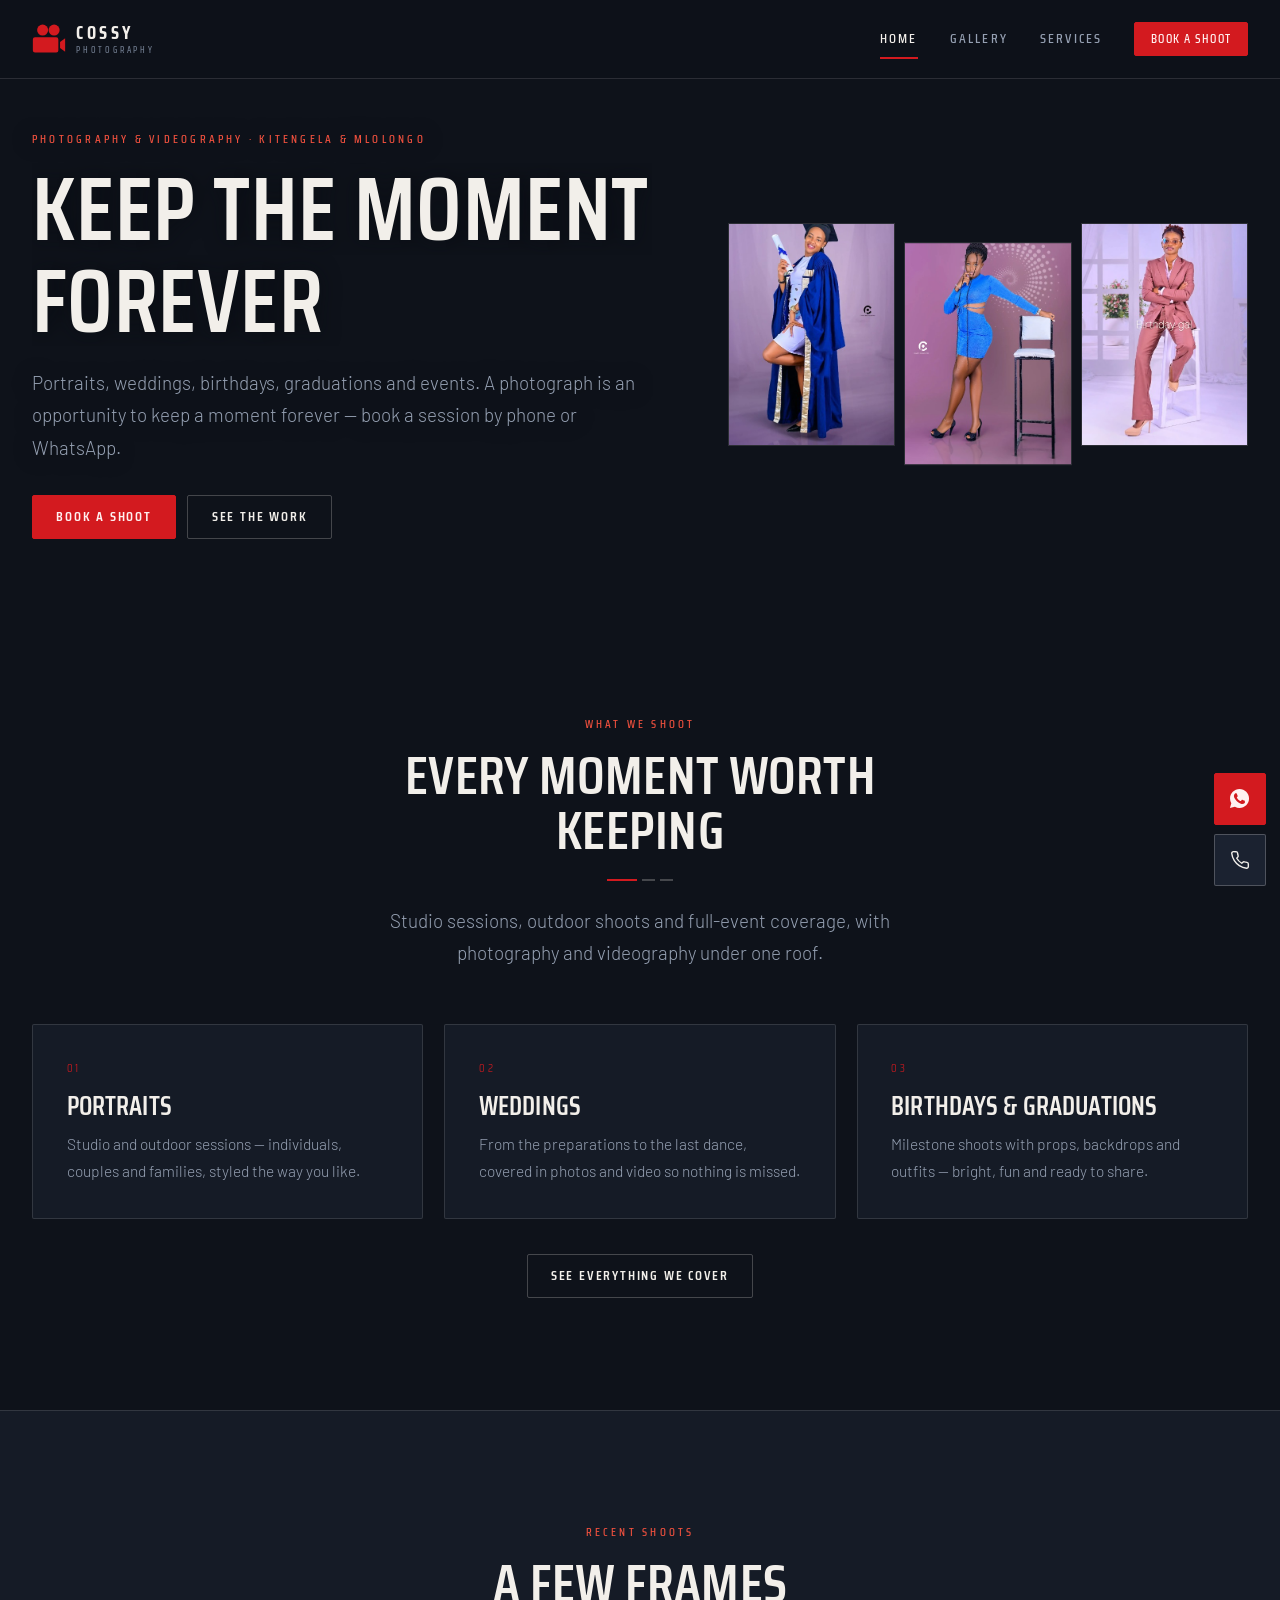
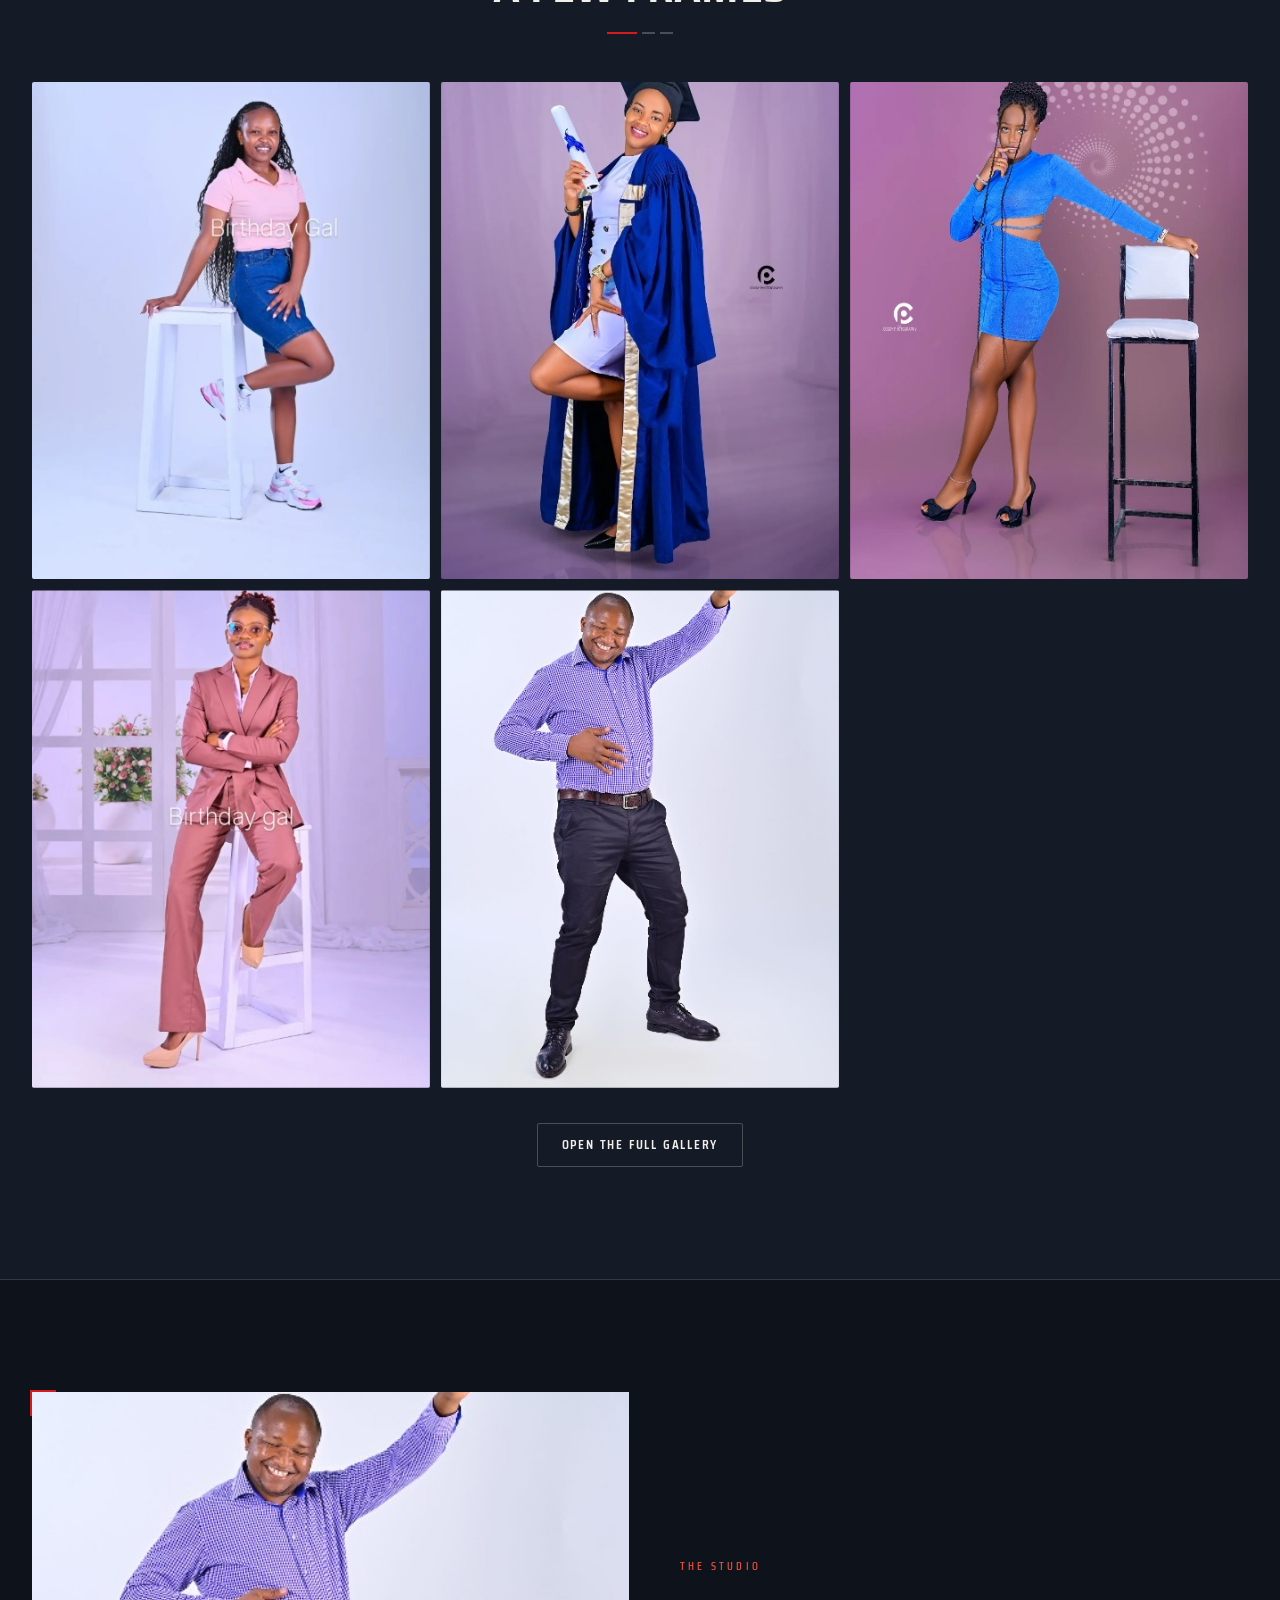
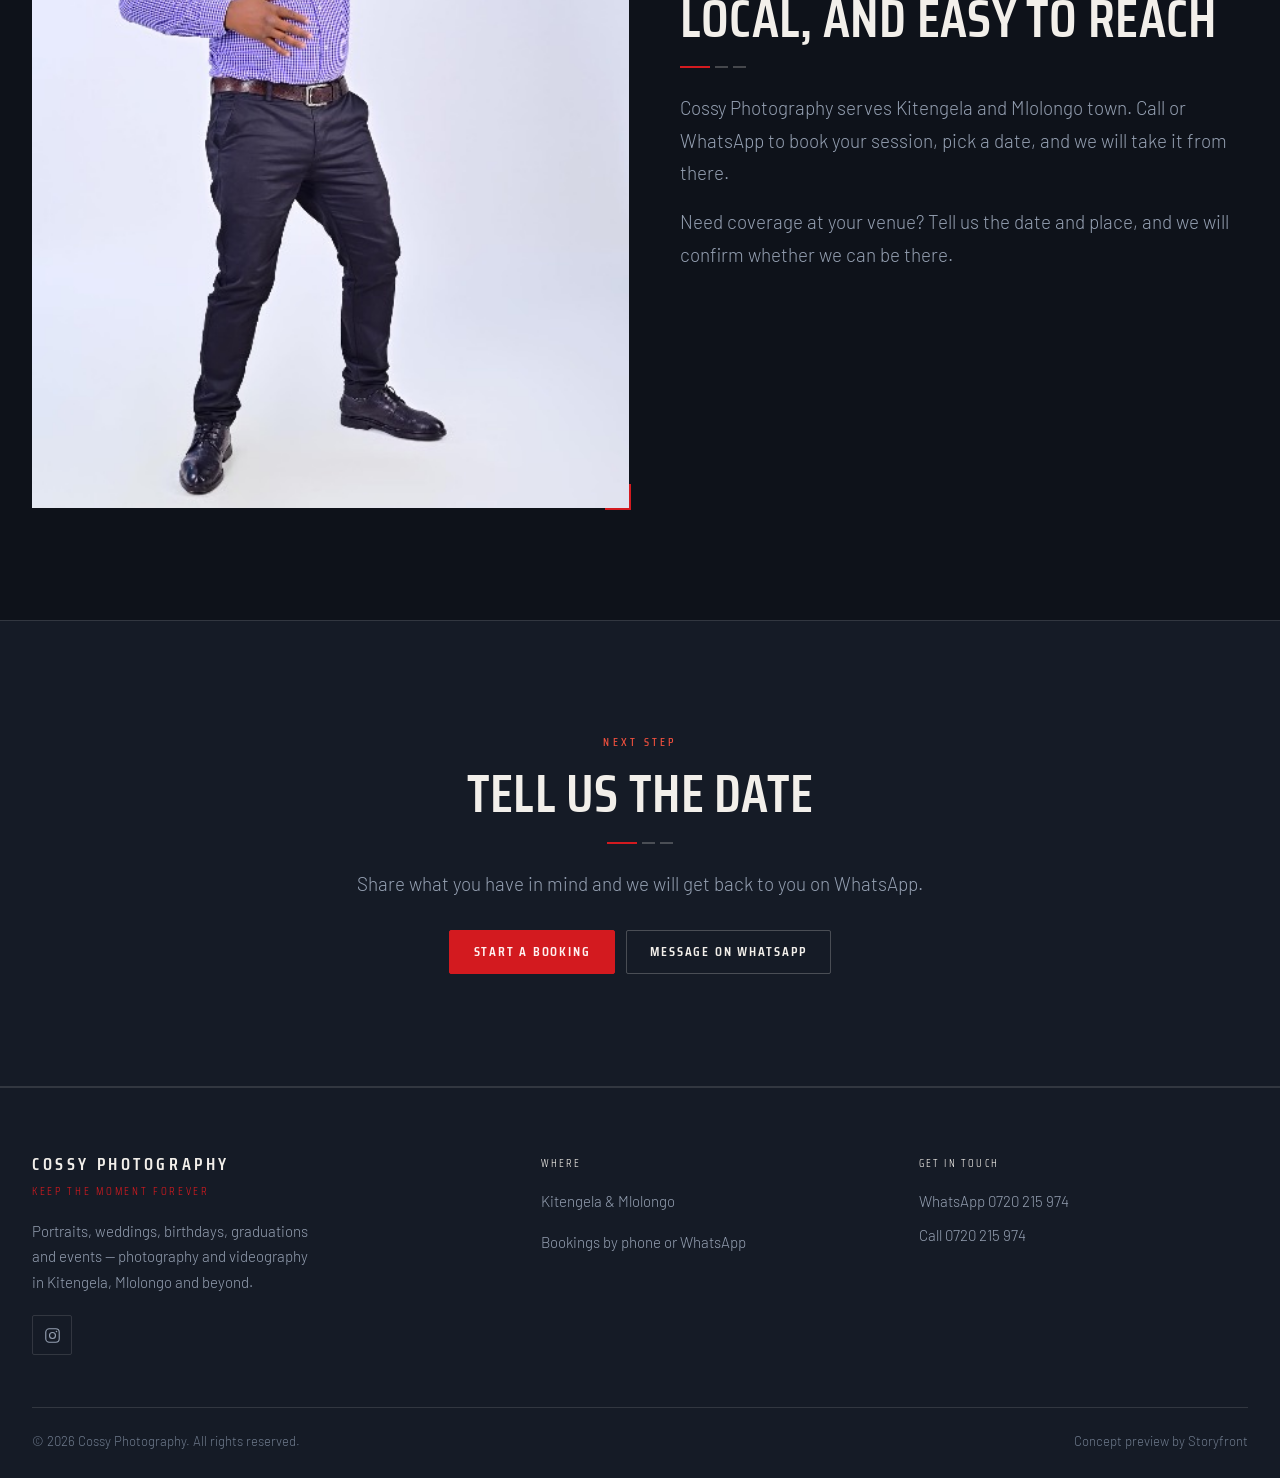
<file: index.html>
<!DOCTYPE html>
<html lang="en">
<head>
<meta charset="utf-8">
<meta name="viewport" content="width=device-width,initial-scale=1">
<title>Cossy Photography | Photography &amp; Videography in Kitengela &amp; Mlolongo</title>
<meta name="description" content="Portraits, weddings, birthdays, graduations and events. Photography and videography in Kitengela and Mlolongo. Book by phone or WhatsApp.">
<link rel="canonical" href="https://storyfront-studio.github.io/cossy-photography/index.html">
<meta name="theme-color" content="#0E121A">
<meta property="og:type" content="website">
<meta property="og:site_name" content="Cossy Photography">
<meta property="og:title" content="Cossy Photography | Photography &amp; Videography in Kitengela &amp; Mlolongo">
<meta property="og:description" content="Portraits, weddings, birthdays, graduations and events. Photography and videography in Kitengela and Mlolongo. Book by phone or WhatsApp.">
<meta property="og:url" content="https://storyfront-studio.github.io/cossy-photography/index.html">
<meta property="og:image" content="https://storyfront-studio.github.io/cossy-photography/og-image.jpg">
<meta property="og:locale" content="en_KE">
<meta name="twitter:card" content="summary_large_image">
<link rel="icon" href="images/favicon-32.png" sizes="32x32">
<link rel="apple-touch-icon" href="images/favicon-180.png">
<link rel="preconnect" href="https://fonts.googleapis.com">
<link rel="preconnect" href="https://fonts.gstatic.com" crossorigin>
<link href="https://fonts.googleapis.com/css2?family=Saira+Condensed:wght@500;600;700&family=Barlow:wght@300;400;500&display=swap" rel="stylesheet">
<link rel="stylesheet" href="styles.css">
<link rel="stylesheet" href="cossy.css">
</head>
<body>
<div id="splash"><div class="splash-lock" role="img" aria-label="Cossy Photography"><svg viewBox="0 0 40 34" aria-hidden="true"><g fill="#D31A1F"><circle cx="12.5" cy="6.5" r="6.5"/><circle cx="26" cy="6.5" r="6.5"/><path d="M1 17.5A2.5 2.5 0 0 1 3.5 15h25a2.5 2.5 0 0 1 2.5 2.5v13A2.5 2.5 0 0 1 28.5 33h-25A2.5 2.5 0 0 1 1 30.5z"/><path d="m33 20.5 6-4.5v16l-6-4.5z"/></g></svg><span class="brand-txt"><span class="brand-main">Cossy</span><span class="brand-sub">Photography</span></span></div></div>
<header class="hdr">
<div class="wrap hdr-in">
<a class="brand" href="index.html" aria-label="Cossy Photography, home">
<svg viewBox="0 0 40 34" aria-hidden="true"><g fill="#D31A1F"><circle cx="12.5" cy="6.5" r="6.5"/><circle cx="26" cy="6.5" r="6.5"/><path d="M1 17.5A2.5 2.5 0 0 1 3.5 15h25a2.5 2.5 0 0 1 2.5 2.5v13A2.5 2.5 0 0 1 28.5 33h-25A2.5 2.5 0 0 1 1 30.5z"/><path d="m33 20.5 6-4.5v16l-6-4.5z"/></g></svg>
<span class="brand-txt"><span class="brand-main">Cossy</span><span class="brand-sub">Photography</span></span>
</a>
<button class="burger" aria-label="Menu" aria-expanded="false" aria-controls="nav"><span></span><span></span><span></span></button>
<nav class="nav" id="nav"><a href="index.html" aria-current="page">Home</a><a href="gallery.html">Gallery</a><a href="services.html">Services</a><a class="btn sm" href="contact.html">Book a shoot</a></nav>
</div>
</header>
<main>
<section class="hero hero2">
<div class="wrap hero-grid">
<div class="hero-in">
<p class="eyebrow fadeup">Photography &amp; videography &middot; Kitengela &amp; Mlolongo</p>
<h1><span class="wipe"><span>Keep the moment</span></span><span class="wipe d1"><span>forever</span></span></h1>
<p class="lede fadeup">Portraits, weddings, birthdays, graduations and events. A photograph is an opportunity to keep a moment forever &mdash; book a session by phone or WhatsApp.</p>
<div class="btn-row fadeup d1">
<a class="btn" href="contact.html">Book a shoot</a>
<a class="btn ghost" href="gallery.html">See the work</a>
</div>
</div>
<div class="hero-cards fadeup d1" aria-hidden="false">
<img src="images/graduation-blue-gown.jpg" alt="Graduation portrait in a blue gown" width="462" height="557" fetchpriority="high">
<img src="images/blue-dress-studio.jpg" alt="Studio portrait in a blue dress" width="462" height="557">
<img src="images/pink-suit-birthday.jpg" alt="Birthday portrait in a blush suit" width="462" height="557">
</div>
</div>
</section>

<section class="section">
<div class="wrap">
<div class="center" style="max-width:58ch;margin-inline:auto">
<p class="eyebrow rv">What we shoot</p>
<h2 class="rv">Every moment worth keeping</h2>
<div class="ticks c rv"><i></i><i></i><i></i></div>
<p class="lede rv d1">Studio sessions, outdoor shoots and full-event coverage, with photography and videography under one roof.</p>
</div>
<div class="grid g3" style="margin-top:clamp(2.2rem,5vw,3.4rem)">
<div class="card rv"><span class="num">01</span><h3>Portraits</h3><p>Studio and outdoor sessions &mdash; individuals, couples and families, styled the way you like.</p></div>
<div class="card rv d1"><span class="num">02</span><h3>Weddings</h3><p>From the preparations to the last dance, covered in photos and video so nothing is missed.</p></div>
<div class="card rv d2"><span class="num">03</span><h3>Birthdays &amp; graduations</h3><p>Milestone shoots with props, backdrops and outfits &mdash; bright, fun and ready to share.</p></div>
</div>
<div class="center rv d2" style="margin-top:2.2rem"><a class="btn ghost" href="services.html">See everything we cover</a></div>
</div>
</section>

<section class="section" style="background:var(--ink-2);border-block:1px solid var(--line)">
<div class="wrap">
<div class="center" style="max-width:56ch;margin-inline:auto">
<p class="eyebrow rv">Recent shoots</p>
<h2 class="rv">A few frames</h2>
<div class="ticks c rv"><i></i><i></i><i></i></div>
</div>
<div class="tiles" style="margin-top:clamp(2rem,4vw,3rem)">
<button class="tile" data-stagger="0" data-full="images/denim-and-stool.jpg" data-title="Birthday shoot" data-detail="A bright studio birthday portrait on a white stool." aria-label="Open photo: Birthday shoot"><img src="images/denim-and-stool.jpg" alt="Birthday shoot &mdash; A bright studio birthday portrait on a white stool." width="462" height="557" loading="lazy" decoding="async"><figcaption>Birthday shoot</figcaption></button><button class="tile" data-stagger="45" data-full="images/graduation-blue-gown.jpg" data-title="Graduation" data-detail="Cap, gown and diploma against a soft purple backdrop." aria-label="Open photo: Graduation"><img src="images/graduation-blue-gown.jpg" alt="Graduation &mdash; Cap, gown and diploma against a soft purple backdrop." width="462" height="557" loading="lazy" decoding="async"><figcaption>Graduation</figcaption></button><button class="tile" data-stagger="90" data-full="images/blue-dress-studio.jpg" data-title="Studio portrait" data-detail="A full-length studio portrait with a patterned backdrop." aria-label="Open photo: Studio portrait"><img src="images/blue-dress-studio.jpg" alt="Studio portrait &mdash; A full-length studio portrait with a patterned backdrop." width="462" height="557" loading="lazy" decoding="async"><figcaption>Studio portrait</figcaption></button><button class="tile" data-stagger="135" data-full="images/pink-suit-birthday.jpg" data-title="Birthday suit" data-detail="A birthday portrait in blush tones by a bright window set." aria-label="Open photo: Birthday suit"><img src="images/pink-suit-birthday.jpg" alt="Birthday suit &mdash; A birthday portrait in blush tones by a bright window set." width="462" height="557" loading="lazy" decoding="async"><figcaption>Birthday suit</figcaption></button><button class="tile" data-stagger="180" data-full="images/man-in-purple.jpg" data-title="Portrait session" data-detail="A relaxed, full-length portrait on a clean light backdrop." aria-label="Open photo: Portrait session"><img src="images/man-in-purple.jpg" alt="Portrait session &mdash; A relaxed, full-length portrait on a clean light backdrop." width="462" height="557" loading="lazy" decoding="async"><figcaption>Portrait session</figcaption></button>
</div>
<div class="center rv" style="margin-top:2.2rem"><a class="btn ghost" href="gallery.html">Open the full gallery</a></div>
</div>
</section>

<section class="section">
<div class="wrap split">
<div class="gate rv"><img src="images/man-in-purple.jpg" alt="A relaxed full-length portrait on a clean backdrop" width="462" height="557" loading="lazy" decoding="async"></div>
<div>
<p class="eyebrow rv">The studio</p>
<h2 class="rv">Local, and easy to reach</h2>
<div class="ticks rv"><i></i><i></i><i></i></div>
<p class="lede rv d1">Cossy Photography serves Kitengela and Mlolongo town. Call or WhatsApp to book your session, pick a date, and we will take it from there.</p>
<p class="lede rv d1">Need coverage at your venue? Tell us the date and place, and we will confirm whether we can be there.</p>
<div class="btn-row rv d2" style="margin-top:1.7rem"><a class="btn" href="contact.html">Start a booking</a></div>
</div>
</div>
</section>

<section class="section" style="background:var(--ink-2);border-block:1px solid var(--line)">
<div class="wrap center">
<p class="eyebrow rv">Next step</p>
<h2 class="rv">Tell us the date</h2>
<div class="ticks c rv"><i></i><i></i><i></i></div>
<p class="lede rv d1">Share what you have in mind and we will get back to you on WhatsApp.</p>
<div class="btn-row rv d2" style="margin-top:1.9rem">
<a class="btn" href="contact.html">Start a booking</a>
<a class="btn ghost" href="https://wa.me/254720215974?text=Hello%20Cossy%20Photography%2C%20I%27d%20like%20to%20ask%20about%20a%20photoshoot." target="_blank" rel="noopener">Message on WhatsApp</a>
</div>
</div>
</section>
</main>
<div class="lb" id="lb" role="dialog" aria-modal="true" aria-label="Photo viewer">
<span class="lb-count"></span>
<button class="lb-btn lb-close" aria-label="Close (Esc)">&#10005;</button>
<button class="lb-btn lb-nav prev" aria-label="Previous photo"><svg viewBox="0 0 24 24" aria-hidden="true"><path d="m15 5-7 7 7 7"/></svg></button>
<button class="lb-btn lb-nav next" aria-label="Next photo"><svg viewBox="0 0 24 24" aria-hidden="true"><path d="m9 5 7 7-7 7"/></svg></button>
<div class="lb-stage"><img alt=""></div>
<p class="lb-cap"><b></b><span></span></p>
</div>
<div class="vlb" id="vlb" role="dialog" aria-modal="true" aria-label="Film player">
<button class="lb-btn" aria-label="Close (Esc)">&#10005;</button>
<video controls playsinline></video>
</div>
<footer class="ftr">
<div class="wrap">
<div class="ftr-grid">
<div>
<h4>Cossy Photography</h4>
<p class="tagline">Keep the moment forever</p>
<p style="margin-top:1.1rem;max-width:36ch">Portraits, weddings, birthdays, graduations and events &mdash; photography and videography in Kitengela, Mlolongo and beyond.</p>
<div class="socials">
<a href="https://www.instagram.com/cossyphotography/" target="_blank" rel="noopener" aria-label="Instagram"><svg viewBox="0 0 24 24" fill="none" stroke="currentColor" stroke-width="1.6" aria-hidden="true"><rect x="2.5" y="2.5" width="19" height="19" rx="5"/><circle cx="12" cy="12" r="4.2"/><circle cx="17.6" cy="6.4" r="1.1" fill="currentColor" stroke="none"/></svg></a>
</div>
</div>
<div>
<p class="lbl">Where</p>
<ul>
<li><a href="https://www.google.com/maps/search/?api=1&query=Cossy+Photography+Kitengela" target="_blank" rel="noopener">Kitengela &amp; Mlolongo</a></li>
<li style="margin-top:.9rem">Bookings by phone or WhatsApp</li>
</ul>
</div>
<div>
<p class="lbl">Get in touch</p>
<ul>
<li><a href="https://wa.me/254720215974?text=Hello%20Cossy%20Photography%2C%20I%27d%20like%20to%20ask%20about%20a%20photoshoot." target="_blank" rel="noopener">WhatsApp 0720 215 974</a></li>
<li><a href="tel:+254720215974">Call 0720 215 974</a></li>
</ul>
</div>
</div>
<div class="ftr-btm">
<span>&copy; <span class="yr"></span> Cossy Photography. All rights reserved.</span>
<span>Concept preview by Storyfront</span>
</div>
</div>
</footer>
<div class="float">
<a class="wa" href="https://wa.me/254720215974?text=Hello%20Cossy%20Photography%2C%20I%27d%20like%20to%20ask%20about%20a%20photoshoot." target="_blank" rel="noopener" aria-label="Message us on WhatsApp"><svg viewBox="0 0 24 24" fill="currentColor" aria-hidden="true"><path d="M12.04 2C6.58 2 2.13 6.45 2.13 11.91c0 1.75.46 3.45 1.32 4.95L2 22l5.25-1.38a9.9 9.9 0 0 0 4.79 1.22h.01c5.46 0 9.91-4.45 9.91-9.91C21.96 6.45 17.5 2 12.04 2zm5.8 14.16c-.24.68-1.2 1.26-1.97 1.42-.53.11-1.21.2-3.51-.75-2.95-1.22-4.84-4.2-4.99-4.39-.14-.19-1.19-1.58-1.19-3.02s.75-2.14 1.02-2.44c.27-.29.58-.37.78-.37h.56c.18 0 .42-.7.65.5.24.57.81 1.98.88 2.12.07.14.12.31.02.5-.09.19-.14.31-.28.48l-.42.49c-.14.14-.28.29-.12.57.16.28.72 1.18 1.54 1.91 1.06.94 1.95 1.24 2.23 1.38.28.14.44.12.6-.07.16-.19.69-.8.87-1.08.19-.28.37-.23.63-.14.26.09 1.65.78 1.93.92.28.14.47.21.54.33.07.12.07.68-.17 1.36z"/></svg></a>
<a class="call" href="tel:+254720215974" aria-label="Call Cossy Photography"><svg viewBox="0 0 24 24" fill="none" stroke="currentColor" stroke-width="1.7" stroke-linecap="round" stroke-linejoin="round" aria-hidden="true"><path d="M22 16.9v3a2 2 0 0 1-2.2 2 19.8 19.8 0 0 1-8.6-3.1 19.5 19.5 0 0 1-6-6A19.8 19.8 0 0 1 2.1 4.2 2 2 0 0 1 4.1 2h3a2 2 0 0 1 2 1.7c.1 1 .3 1.9.6 2.8a2 2 0 0 1-.5 2.1L8.1 9.9a16 16 0 0 0 6 6l1.3-1.3a2 2 0 0 1 2.1-.4c.9.3 1.8.5 2.8.6a2 2 0 0 1 1.7 2z"/></svg></a>
</div>
<script src="app.js"></script>
</body>
</html>
</file>
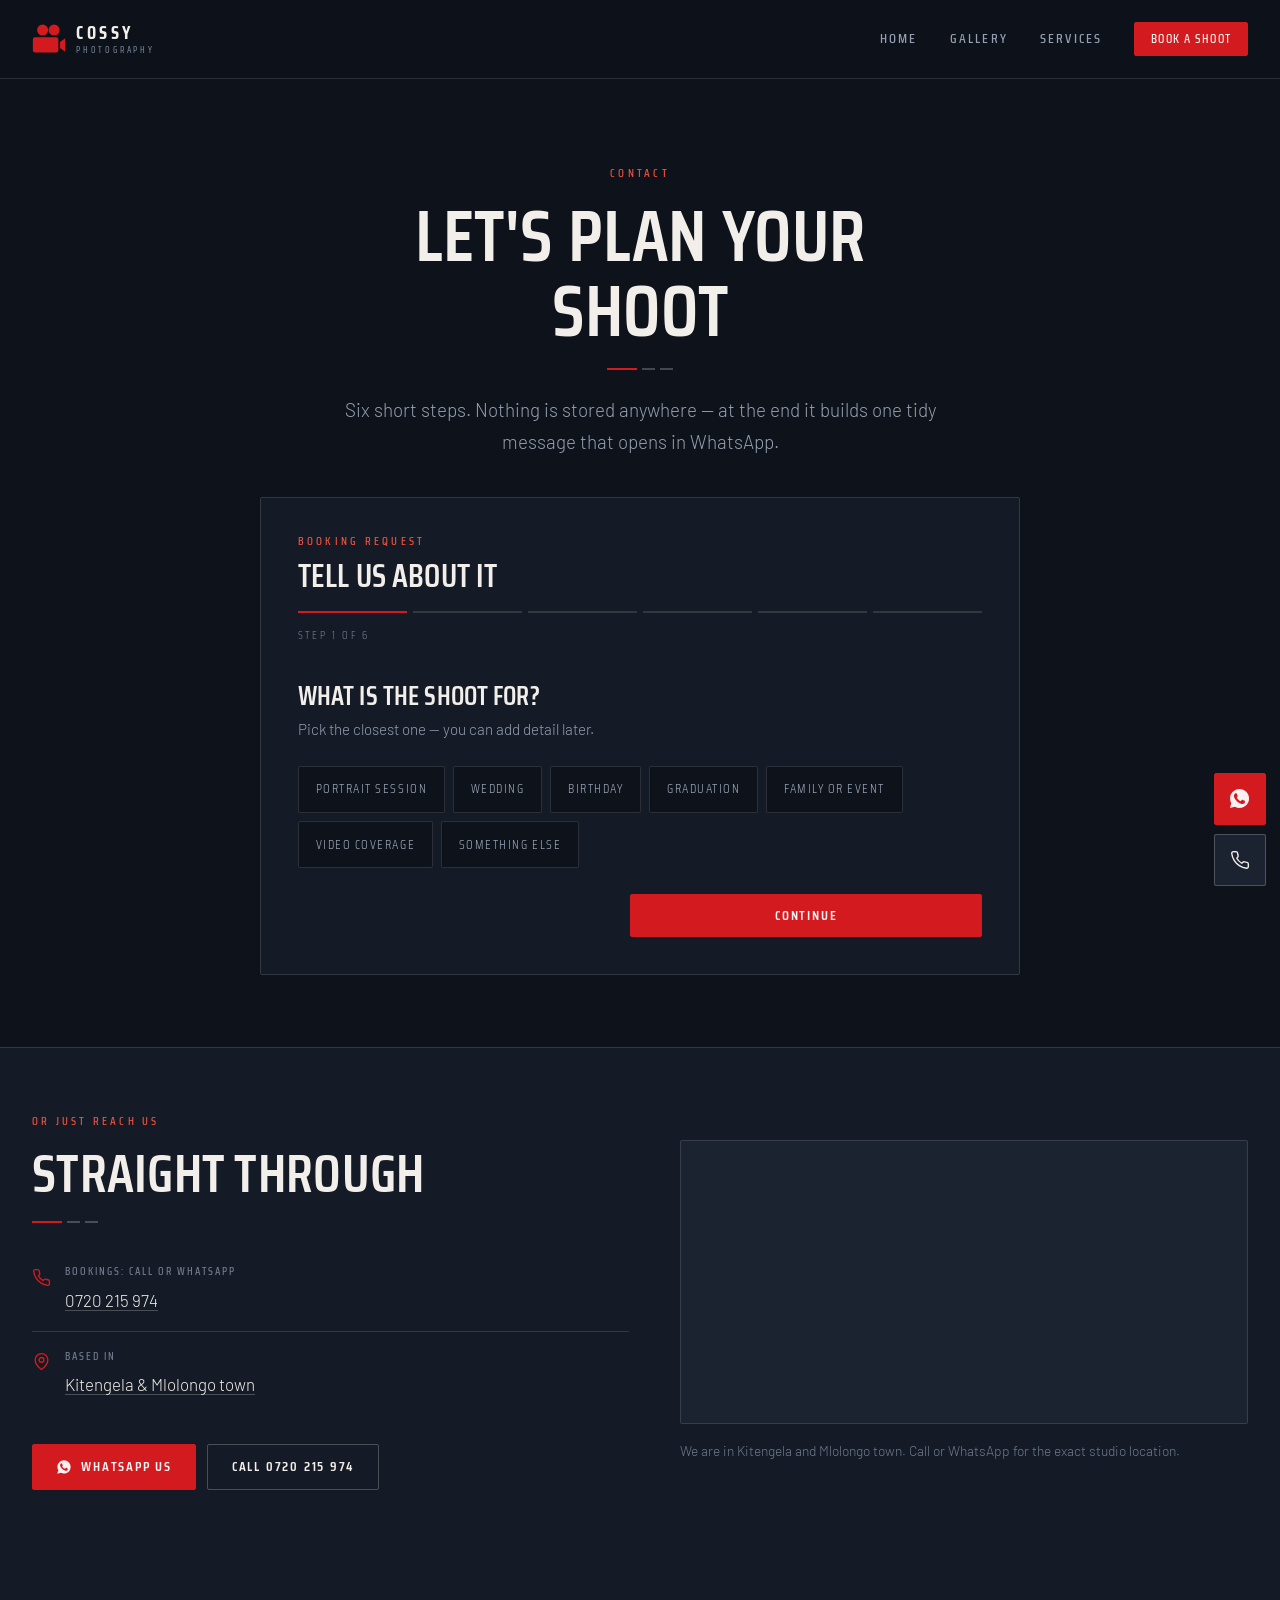
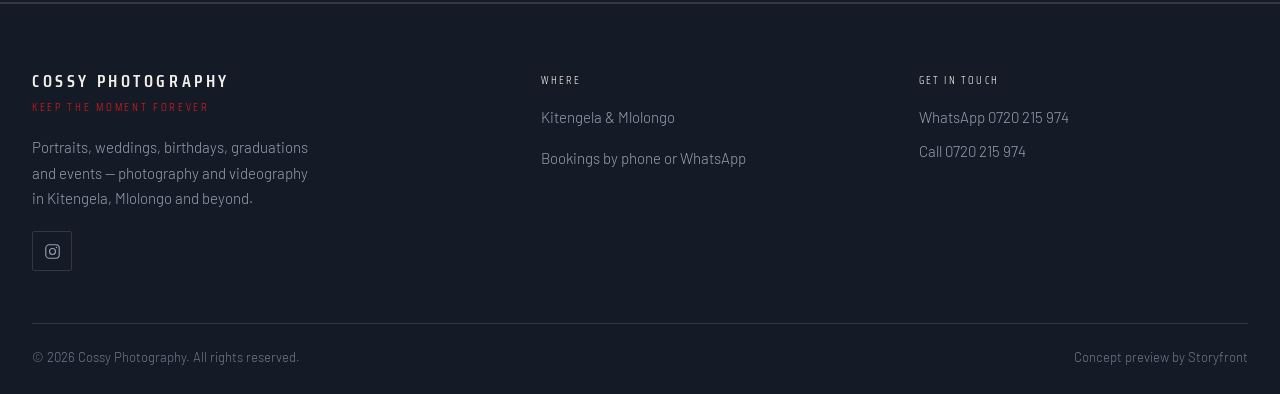
<file: contact.html>
<!DOCTYPE html>
<html lang="en">
<head>
<meta charset="utf-8">
<meta name="viewport" content="width=device-width,initial-scale=1">
<title>Book a shoot | Cossy Photography</title>
<meta name="description" content="Request a portrait, wedding, birthday, graduation or event shoot from Cossy Photography in Kitengela. Six quick steps, then send it to WhatsApp.">
<link rel="canonical" href="https://storyfront-studio.github.io/cossy-photography/contact.html">
<meta name="theme-color" content="#0E121A">
<meta property="og:type" content="website">
<meta property="og:site_name" content="Cossy Photography">
<meta property="og:title" content="Book a shoot | Cossy Photography">
<meta property="og:description" content="Request a portrait, wedding, birthday, graduation or event shoot from Cossy Photography in Kitengela. Six quick steps, then send it to WhatsApp.">
<meta property="og:url" content="https://storyfront-studio.github.io/cossy-photography/contact.html">
<meta property="og:image" content="https://storyfront-studio.github.io/cossy-photography/og-image.jpg">
<meta property="og:locale" content="en_KE">
<meta name="twitter:card" content="summary_large_image">
<link rel="icon" href="images/favicon-32.png" sizes="32x32">
<link rel="apple-touch-icon" href="images/favicon-180.png">
<link rel="preconnect" href="https://fonts.googleapis.com">
<link rel="preconnect" href="https://fonts.gstatic.com" crossorigin>
<link href="https://fonts.googleapis.com/css2?family=Saira+Condensed:wght@500;600;700&family=Barlow:wght@300;400;500&display=swap" rel="stylesheet">
<link rel="stylesheet" href="styles.css">
<link rel="stylesheet" href="cossy.css">
</head>
<body>
<div id="splash"><div class="splash-lock" role="img" aria-label="Cossy Photography"><svg viewBox="0 0 40 34" aria-hidden="true"><g fill="#D31A1F"><circle cx="12.5" cy="6.5" r="6.5"/><circle cx="26" cy="6.5" r="6.5"/><path d="M1 17.5A2.5 2.5 0 0 1 3.5 15h25a2.5 2.5 0 0 1 2.5 2.5v13A2.5 2.5 0 0 1 28.5 33h-25A2.5 2.5 0 0 1 1 30.5z"/><path d="m33 20.5 6-4.5v16l-6-4.5z"/></g></svg><span class="brand-txt"><span class="brand-main">Cossy</span><span class="brand-sub">Photography</span></span></div></div>
<header class="hdr">
<div class="wrap hdr-in">
<a class="brand" href="index.html" aria-label="Cossy Photography, home">
<svg viewBox="0 0 40 34" aria-hidden="true"><g fill="#D31A1F"><circle cx="12.5" cy="6.5" r="6.5"/><circle cx="26" cy="6.5" r="6.5"/><path d="M1 17.5A2.5 2.5 0 0 1 3.5 15h25a2.5 2.5 0 0 1 2.5 2.5v13A2.5 2.5 0 0 1 28.5 33h-25A2.5 2.5 0 0 1 1 30.5z"/><path d="m33 20.5 6-4.5v16l-6-4.5z"/></g></svg>
<span class="brand-txt"><span class="brand-main">Cossy</span><span class="brand-sub">Photography</span></span>
</a>
<button class="burger" aria-label="Menu" aria-expanded="false" aria-controls="nav"><span></span><span></span><span></span></button>
<nav class="nav" id="nav"><a href="index.html">Home</a><a href="gallery.html">Gallery</a><a href="services.html">Services</a><a class="btn sm" href="contact.html" aria-current="page">Book a shoot</a></nav>
</div>
</header>
<main>
<section class="phead">
<div class="wrap center" style="max-width:60ch;margin-inline:auto">
<p class="eyebrow rv">Contact</p>
<h1 class="rv">Let's plan your shoot</h1>
<div class="ticks c rv"><i></i><i></i><i></i></div>
<p class="lede rv d1">Six short steps. Nothing is stored anywhere &mdash; at the end it builds one tidy message that opens in WhatsApp.</p>
</div>
</section>

<section style="padding-bottom:clamp(3rem,7vw,4.5rem)">
<div class="wrap" style="max-width:760px">
<div class="bk rv" id="bk">
<div class="bk-head">
<p class="eyebrow" style="margin-bottom:.5rem">Booking request</p>
<h2 style="font-size:clamp(1.5rem,3.5vw,2rem)">Tell us about it</h2>
<div class="bk-rail"><div><i></i></div><div><i></i></div><div><i></i></div><div><i></i></div><div><i></i></div><div><i></i></div></div>
<p class="bk-count">Step 1 of 6</p>
</div>
<div class="bk-body">

<div class="bk-pane on">
<h3>What is the shoot for?</h3>
<p>Pick the closest one &mdash; you can add detail later.</p>
<div class="field"><div class="chips" data-key="occasion"><button type="button" class="chip" aria-pressed="false">Portrait session</button><button type="button" class="chip" aria-pressed="false">Wedding</button><button type="button" class="chip" aria-pressed="false">Birthday</button><button type="button" class="chip" aria-pressed="false">Graduation</button><button type="button" class="chip" aria-pressed="false">Family or event</button><button type="button" class="chip" aria-pressed="false">Video coverage</button><button type="button" class="chip" aria-pressed="false">Something else</button></div></div>
</div>

<div class="bk-pane">
<h3>When is it?</h3>
<p>A rough date is fine if nothing is fixed yet.</p>
<div class="f2">
<div class="field"><label for="f-date">Date</label><input type="date" id="f-date" data-key="date"></div>
<div class="field"><label for="f-time">Start time</label><input type="time" id="f-time" data-key="time"></div>
</div>
</div>

<div class="bk-pane">
<h3>Where is it?</h3>
<p>Studio session or at your venue? Tell us the area.</p>
<div class="field"><label for="f-where">Area</label><select id="f-where" data-key="where"><option value="">Choose an area</option><option value="Kitengela">Kitengela</option><option value="Mlolongo">Mlolongo</option><option value="Athi River">Athi River</option><option value="Nairobi">Nairobi</option><option value="Elsewhere in Kenya">Elsewhere in Kenya</option></select></div>
<div class="field"><label for="f-venue">Venue or studio <span style="text-transform:none;letter-spacing:0">(optional)</span></label><input type="text" id="f-venue" data-key="venue" placeholder="e.g. in the studio, or the venue name"></div>
</div>

<div class="bk-pane">
<h3>What do you need?</h3>
<p>What you need, how long for, and any extras.</p>
<div class="field"><label>Coverage</label><div class="chips" data-key="need"><button type="button" class="chip" aria-pressed="false">Photos only</button><button type="button" class="chip" aria-pressed="false">Video only</button><button type="button" class="chip" aria-pressed="false">Photos and video</button></div></div>
<div class="field"><label>How long</label><div class="chips" data-key="length"><button type="button" class="chip" aria-pressed="false">Under an hour</button><button type="button" class="chip" aria-pressed="false">A few hours</button><button type="button" class="chip" aria-pressed="false">Half day</button><button type="button" class="chip" aria-pressed="false">Full day</button><button type="button" class="chip" aria-pressed="false">Not sure yet</button></div></div>
<div class="field"><label>Extras <span style="text-transform:none;letter-spacing:0">(pick any)</span></label><div class="chips" data-key="extras" data-multi><button type="button" class="chip" aria-pressed="false">Props and backdrops</button><button type="button" class="chip" aria-pressed="false">Outfit changes</button><button type="button" class="chip" aria-pressed="false">Printed photos</button><button type="button" class="chip" aria-pressed="false">Video highlights</button></div></div>
</div>

<div class="bk-pane">
<h3>Who are we talking to?</h3>
<p>So we can get back to you on the same number.</p>
<div class="f2">
<div class="field"><label for="f-name">Your name</label><input type="text" id="f-name" data-key="name" autocomplete="name"></div>
<div class="field"><label for="f-phone">Phone</label><input type="tel" id="f-phone" data-key="phone" autocomplete="tel" placeholder="07xx xxx xxx"></div>
</div>
<div class="field"><label for="f-notes">Anything else <span style="text-transform:none;letter-spacing:0">(optional)</span></label><textarea id="f-notes" data-key="notes" placeholder="Number of people, outfits, a look you have in mind&hellip;"></textarea></div>
</div>

<div class="bk-pane">
<h3>Check it over</h3>
<p>This is exactly what we will receive.</p>
<div class="slate">
<div class="slate-top"></div>
<dl>
<div><dt>Occasion</dt><dd data-sum="occasion"></dd></div>
<div><dt>Date</dt><dd data-sum="date"></dd></div>
<div><dt>Start</dt><dd data-sum="time"></dd></div>
<div><dt>Location</dt><dd data-sum="where"></dd></div>
<div><dt>Coverage</dt><dd data-sum="need"></dd></div>
<div><dt>Extras</dt><dd data-sum="extras"></dd></div>
<div><dt>Name</dt><dd data-sum="name"></dd></div>
<div><dt>Phone</dt><dd data-sum="phone"></dd></div>
<div><dt>Notes</dt><dd data-sum="notes"></dd></div>
</dl>
</div>
</div>

<div class="bk-nav">
<button type="button" class="btn ghost bk-back">Back</button>
<button type="button" class="btn bk-next">Continue</button>
</div>
<div class="bk-nav bk-send" style="display:none">
<button type="button" class="btn send-wa"><svg viewBox="0 0 24 24" fill="currentColor" aria-hidden="true"><path d="M12.04 2C6.58 2 2.13 6.45 2.13 11.91c0 1.75.46 3.45 1.32 4.95L2 22l5.25-1.38a9.9 9.9 0 0 0 4.79 1.22h.01c5.46 0 9.91-4.45 9.91-9.91C21.96 6.45 17.5 2 12.04 2zm5.8 14.16c-.24.68-1.2 1.26-1.97 1.42-.53.11-1.21.2-3.51-.75-2.95-1.22-4.84-4.2-4.99-4.39-.14-.19-1.19-1.58-1.19-3.02s.75-2.14 1.02-2.44c.27-.29.58-.37.78-.37h.56c.18 0 .42-.7.65.5.24.57.81 1.98.88 2.12.07.14.12.31.02.5-.09.19-.14.31-.28.48l-.42.49c-.14.14-.28.29-.12.57.16.28.72 1.18 1.54 1.91 1.06.94 1.95 1.24 2.23 1.38.28.14.44.12.6-.07.16-.19.69-.8.87-1.08.19-.28.37-.23.63-.14.26.09 1.65.78 1.93.92.28.14.47.21.54.33.07.12.07.68-.17 1.36z"/></svg>Send on WhatsApp</button>
</div>

</div>
</div>
</div>
</section>

<section class="section" style="background:var(--ink-2);border-block:1px solid var(--line);padding-top:clamp(2.5rem,6vw,4rem)">
<div class="wrap split">
<div>
<p class="eyebrow rv">Or just reach us</p>
<h2 class="rv">Straight through</h2>
<div class="ticks rv"><i></i><i></i><i></i></div>
<ul class="info rv d1" style="margin-top:1.4rem">
<li><svg viewBox="0 0 24 24" aria-hidden="true"><path d="M22 16.9v3a2 2 0 0 1-2.2 2 19.8 19.8 0 0 1-8.6-3.1 19.5 19.5 0 0 1-6-6A19.8 19.8 0 0 1 2.1 4.2 2 2 0 0 1 4.1 2h3a2 2 0 0 1 2 1.7c.1 1 .3 1.9.6 2.8a2 2 0 0 1-.5 2.1L8.1 9.9a16 16 0 0 0 6 6l1.3-1.3a2 2 0 0 1 2.1-.4c.9.3 1.8.5 2.8.6a2 2 0 0 1 1.7 2z"/></svg><span><b>Bookings: call or WhatsApp</b><a href="tel:+254720215974">0720 215 974</a></span></li>
<li><svg viewBox="0 0 24 24" aria-hidden="true"><path d="M20 10c0 6-8 12-8 12s-8-6-8-12a8 8 0 0 1 16 0z"/><circle cx="12" cy="10" r="3"/></svg><span><b>Based in</b><a href="https://www.google.com/maps/search/?api=1&query=Cossy+Photography+Kitengela" target="_blank" rel="noopener">Kitengela &amp; Mlolongo town</a></span></li>
</ul>
<div class="btn-row rv d2" style="margin-top:1.8rem">
<a class="btn" href="https://wa.me/254720215974?text=Hello%20Cossy%20Photography%2C%20I%27d%20like%20to%20ask%20about%20a%20photoshoot." target="_blank" rel="noopener"><svg viewBox="0 0 24 24" fill="currentColor" aria-hidden="true"><path d="M12.04 2C6.58 2 2.13 6.45 2.13 11.91c0 1.75.46 3.45 1.32 4.95L2 22l5.25-1.38a9.9 9.9 0 0 0 4.79 1.22h.01c5.46 0 9.91-4.45 9.91-9.91C21.96 6.45 17.5 2 12.04 2zm5.8 14.16c-.24.68-1.2 1.26-1.97 1.42-.53.11-1.21.2-3.51-.75-2.95-1.22-4.84-4.2-4.99-4.39-.14-.19-1.19-1.58-1.19-3.02s.75-2.14 1.02-2.44c.27-.29.58-.37.78-.37h.56c.18 0 .42-.7.65.5.24.57.81 1.98.88 2.12.07.14.12.31.02.5-.09.19-.14.31-.28.48l-.42.49c-.14.14-.28.29-.12.57.16.28.72 1.18 1.54 1.91 1.06.94 1.95 1.24 2.23 1.38.28.14.44.12.6-.07.16-.19.69-.8.87-1.08.19-.28.37-.23.63-.14.26.09 1.65.78 1.93.92.28.14.47.21.54.33.07.12.07.68-.17 1.36z"/></svg>WhatsApp us</a>
<a class="btn ghost" href="tel:+254720215974">Call 0720 215 974</a>
</div>
</div>
<div class="rv d1">
<div class="mapwrap">
<iframe src="https://www.google.com/maps?q=Kitengela,+Kenya&output=embed" title="Map showing Kitengela, Kenya" loading="lazy" referrerpolicy="no-referrer-when-downgrade" allowfullscreen></iframe>
</div>
<p style="color:var(--muted-2);font-size:.86rem;margin-top:.9rem">We are in Kitengela and Mlolongo town. Call or WhatsApp for the exact studio location.</p>
</div>
</div>
</section>
</main>
<div class="lb" id="lb" role="dialog" aria-modal="true" aria-label="Photo viewer">
<span class="lb-count"></span>
<button class="lb-btn lb-close" aria-label="Close (Esc)">&#10005;</button>
<button class="lb-btn lb-nav prev" aria-label="Previous photo"><svg viewBox="0 0 24 24" aria-hidden="true"><path d="m15 5-7 7 7 7"/></svg></button>
<button class="lb-btn lb-nav next" aria-label="Next photo"><svg viewBox="0 0 24 24" aria-hidden="true"><path d="m9 5 7 7-7 7"/></svg></button>
<div class="lb-stage"><img alt=""></div>
<p class="lb-cap"><b></b><span></span></p>
</div>
<div class="vlb" id="vlb" role="dialog" aria-modal="true" aria-label="Film player">
<button class="lb-btn" aria-label="Close (Esc)">&#10005;</button>
<video controls playsinline></video>
</div>
<footer class="ftr">
<div class="wrap">
<div class="ftr-grid">
<div>
<h4>Cossy Photography</h4>
<p class="tagline">Keep the moment forever</p>
<p style="margin-top:1.1rem;max-width:36ch">Portraits, weddings, birthdays, graduations and events &mdash; photography and videography in Kitengela, Mlolongo and beyond.</p>
<div class="socials">
<a href="https://www.instagram.com/cossyphotography/" target="_blank" rel="noopener" aria-label="Instagram"><svg viewBox="0 0 24 24" fill="none" stroke="currentColor" stroke-width="1.6" aria-hidden="true"><rect x="2.5" y="2.5" width="19" height="19" rx="5"/><circle cx="12" cy="12" r="4.2"/><circle cx="17.6" cy="6.4" r="1.1" fill="currentColor" stroke="none"/></svg></a>
</div>
</div>
<div>
<p class="lbl">Where</p>
<ul>
<li><a href="https://www.google.com/maps/search/?api=1&query=Cossy+Photography+Kitengela" target="_blank" rel="noopener">Kitengela &amp; Mlolongo</a></li>
<li style="margin-top:.9rem">Bookings by phone or WhatsApp</li>
</ul>
</div>
<div>
<p class="lbl">Get in touch</p>
<ul>
<li><a href="https://wa.me/254720215974?text=Hello%20Cossy%20Photography%2C%20I%27d%20like%20to%20ask%20about%20a%20photoshoot." target="_blank" rel="noopener">WhatsApp 0720 215 974</a></li>
<li><a href="tel:+254720215974">Call 0720 215 974</a></li>
</ul>
</div>
</div>
<div class="ftr-btm">
<span>&copy; <span class="yr"></span> Cossy Photography. All rights reserved.</span>
<span>Concept preview by Storyfront</span>
</div>
</div>
</footer>
<div class="float">
<a class="wa" href="https://wa.me/254720215974?text=Hello%20Cossy%20Photography%2C%20I%27d%20like%20to%20ask%20about%20a%20photoshoot." target="_blank" rel="noopener" aria-label="Message us on WhatsApp"><svg viewBox="0 0 24 24" fill="currentColor" aria-hidden="true"><path d="M12.04 2C6.58 2 2.13 6.45 2.13 11.91c0 1.75.46 3.45 1.32 4.95L2 22l5.25-1.38a9.9 9.9 0 0 0 4.79 1.22h.01c5.46 0 9.91-4.45 9.91-9.91C21.96 6.45 17.5 2 12.04 2zm5.8 14.16c-.24.68-1.2 1.26-1.97 1.42-.53.11-1.21.2-3.51-.75-2.95-1.22-4.84-4.2-4.99-4.39-.14-.19-1.19-1.58-1.19-3.02s.75-2.14 1.02-2.44c.27-.29.58-.37.78-.37h.56c.18 0 .42-.7.65.5.24.57.81 1.98.88 2.12.07.14.12.31.02.5-.09.19-.14.31-.28.48l-.42.49c-.14.14-.28.29-.12.57.16.28.72 1.18 1.54 1.91 1.06.94 1.95 1.24 2.23 1.38.28.14.44.12.6-.07.16-.19.69-.8.87-1.08.19-.28.37-.23.63-.14.26.09 1.65.78 1.93.92.28.14.47.21.54.33.07.12.07.68-.17 1.36z"/></svg></a>
<a class="call" href="tel:+254720215974" aria-label="Call Cossy Photography"><svg viewBox="0 0 24 24" fill="none" stroke="currentColor" stroke-width="1.7" stroke-linecap="round" stroke-linejoin="round" aria-hidden="true"><path d="M22 16.9v3a2 2 0 0 1-2.2 2 19.8 19.8 0 0 1-8.6-3.1 19.5 19.5 0 0 1-6-6A19.8 19.8 0 0 1 2.1 4.2 2 2 0 0 1 4.1 2h3a2 2 0 0 1 2 1.7c.1 1 .3 1.9.6 2.8a2 2 0 0 1-.5 2.1L8.1 9.9a16 16 0 0 0 6 6l1.3-1.3a2 2 0 0 1 2.1-.4c.9.3 1.8.5 2.8.6a2 2 0 0 1 1.7 2z"/></svg></a>
</div>
<script src="app.js"></script>
</body>
</html>
</file>
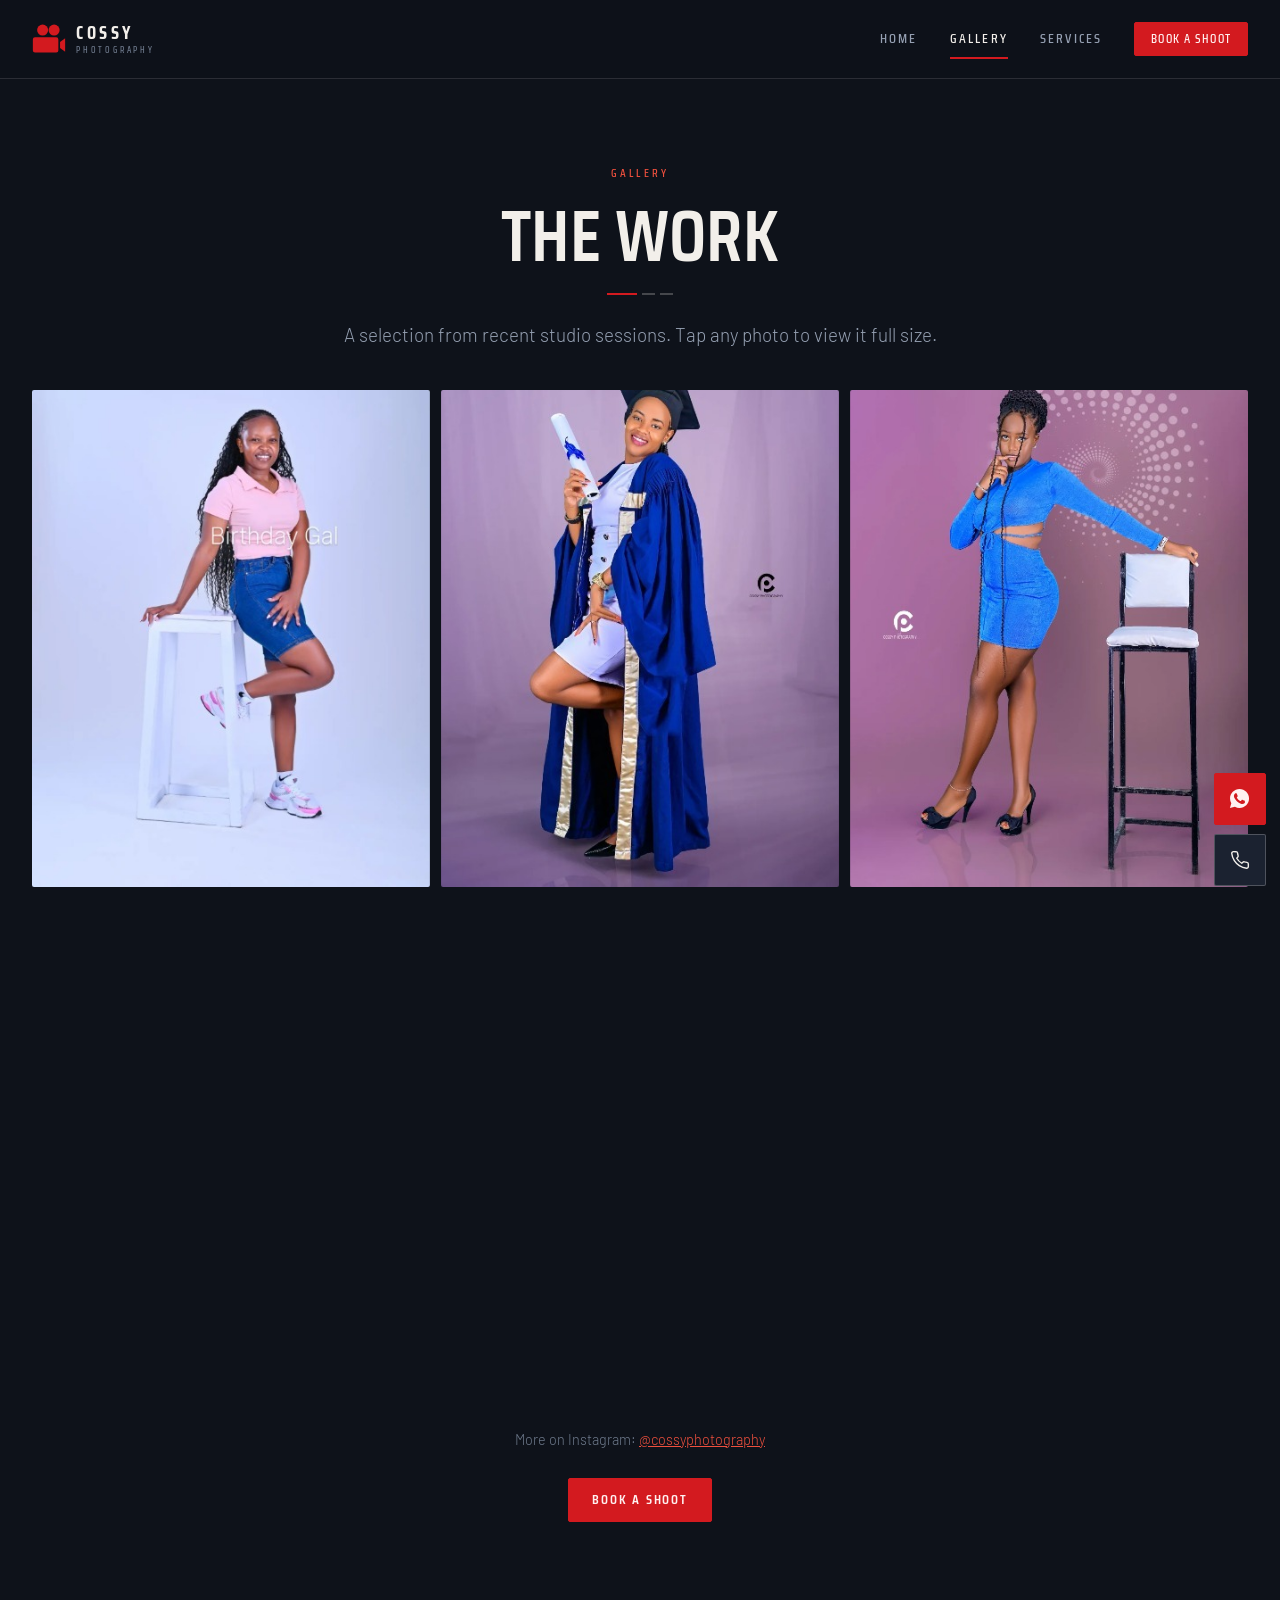
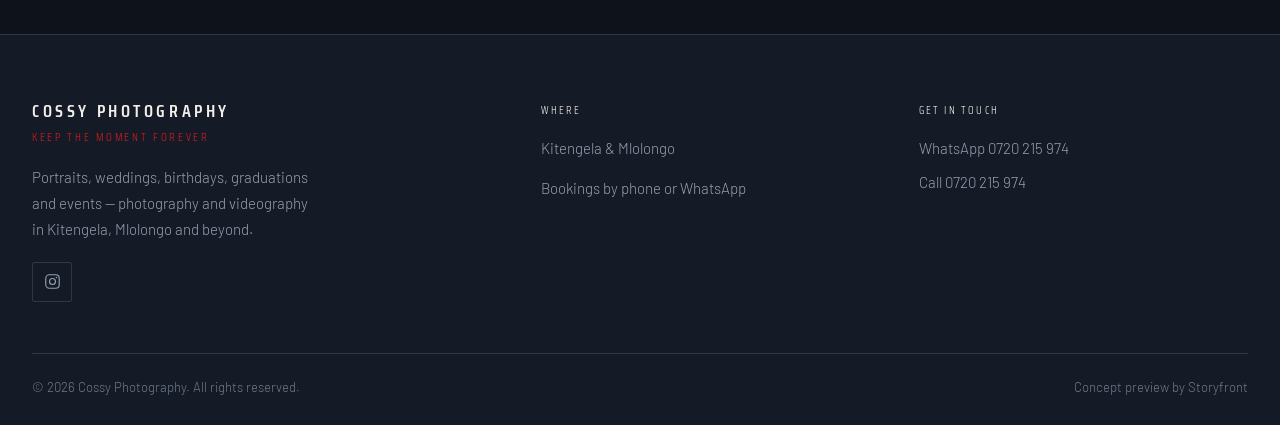
<file: gallery.html>
<!DOCTYPE html>
<html lang="en">
<head>
<meta charset="utf-8">
<meta name="viewport" content="width=device-width,initial-scale=1">
<title>Gallery | Cossy Photography</title>
<meta name="description" content="Recent studio portraits, birthdays and graduations from Cossy Photography in Kitengela and Mlolongo.">
<link rel="canonical" href="https://storyfront-studio.github.io/cossy-photography/gallery.html">
<meta name="theme-color" content="#0E121A">
<meta property="og:type" content="website">
<meta property="og:site_name" content="Cossy Photography">
<meta property="og:title" content="Gallery | Cossy Photography">
<meta property="og:description" content="Recent studio portraits, birthdays and graduations from Cossy Photography in Kitengela and Mlolongo.">
<meta property="og:url" content="https://storyfront-studio.github.io/cossy-photography/gallery.html">
<meta property="og:image" content="https://storyfront-studio.github.io/cossy-photography/og-image.jpg">
<meta property="og:locale" content="en_KE">
<meta name="twitter:card" content="summary_large_image">
<link rel="icon" href="images/favicon-32.png" sizes="32x32">
<link rel="apple-touch-icon" href="images/favicon-180.png">
<link rel="preconnect" href="https://fonts.googleapis.com">
<link rel="preconnect" href="https://fonts.gstatic.com" crossorigin>
<link href="https://fonts.googleapis.com/css2?family=Saira+Condensed:wght@500;600;700&family=Barlow:wght@300;400;500&display=swap" rel="stylesheet">
<link rel="stylesheet" href="styles.css">
<link rel="stylesheet" href="cossy.css">
</head>
<body>
<div id="splash"><div class="splash-lock" role="img" aria-label="Cossy Photography"><svg viewBox="0 0 40 34" aria-hidden="true"><g fill="#D31A1F"><circle cx="12.5" cy="6.5" r="6.5"/><circle cx="26" cy="6.5" r="6.5"/><path d="M1 17.5A2.5 2.5 0 0 1 3.5 15h25a2.5 2.5 0 0 1 2.5 2.5v13A2.5 2.5 0 0 1 28.5 33h-25A2.5 2.5 0 0 1 1 30.5z"/><path d="m33 20.5 6-4.5v16l-6-4.5z"/></g></svg><span class="brand-txt"><span class="brand-main">Cossy</span><span class="brand-sub">Photography</span></span></div></div>
<header class="hdr">
<div class="wrap hdr-in">
<a class="brand" href="index.html" aria-label="Cossy Photography, home">
<svg viewBox="0 0 40 34" aria-hidden="true"><g fill="#D31A1F"><circle cx="12.5" cy="6.5" r="6.5"/><circle cx="26" cy="6.5" r="6.5"/><path d="M1 17.5A2.5 2.5 0 0 1 3.5 15h25a2.5 2.5 0 0 1 2.5 2.5v13A2.5 2.5 0 0 1 28.5 33h-25A2.5 2.5 0 0 1 1 30.5z"/><path d="m33 20.5 6-4.5v16l-6-4.5z"/></g></svg>
<span class="brand-txt"><span class="brand-main">Cossy</span><span class="brand-sub">Photography</span></span>
</a>
<button class="burger" aria-label="Menu" aria-expanded="false" aria-controls="nav"><span></span><span></span><span></span></button>
<nav class="nav" id="nav"><a href="index.html">Home</a><a href="gallery.html" aria-current="page">Gallery</a><a href="services.html">Services</a><a class="btn sm" href="contact.html">Book a shoot</a></nav>
</div>
</header>
<main>
<section class="phead">
<div class="wrap center" style="max-width:60ch;margin-inline:auto">
<p class="eyebrow rv">Gallery</p>
<h1 class="rv">The work</h1>
<div class="ticks c rv"><i></i><i></i><i></i></div>
<p class="lede rv d1">A selection from recent studio sessions. Tap any photo to view it full size.</p>
</div>
</section>
<section class="section" style="padding-top:0">
<div class="wrap">
<div class="tiles">
<button class="tile" data-stagger="0" data-full="images/denim-and-stool.jpg" data-title="Birthday shoot" data-detail="A bright studio birthday portrait on a white stool." aria-label="Open photo: Birthday shoot"><img src="images/denim-and-stool.jpg" alt="Birthday shoot &mdash; A bright studio birthday portrait on a white stool." width="462" height="557" loading="lazy" decoding="async"><figcaption>Birthday shoot</figcaption></button><button class="tile" data-stagger="45" data-full="images/graduation-blue-gown.jpg" data-title="Graduation" data-detail="Cap, gown and diploma against a soft purple backdrop." aria-label="Open photo: Graduation"><img src="images/graduation-blue-gown.jpg" alt="Graduation &mdash; Cap, gown and diploma against a soft purple backdrop." width="462" height="557" loading="lazy" decoding="async"><figcaption>Graduation</figcaption></button><button class="tile" data-stagger="90" data-full="images/blue-dress-studio.jpg" data-title="Studio portrait" data-detail="A full-length studio portrait with a patterned backdrop." aria-label="Open photo: Studio portrait"><img src="images/blue-dress-studio.jpg" alt="Studio portrait &mdash; A full-length studio portrait with a patterned backdrop." width="462" height="557" loading="lazy" decoding="async"><figcaption>Studio portrait</figcaption></button><button class="tile" data-stagger="135" data-full="images/pink-suit-birthday.jpg" data-title="Birthday suit" data-detail="A birthday portrait in blush tones by a bright window set." aria-label="Open photo: Birthday suit"><img src="images/pink-suit-birthday.jpg" alt="Birthday suit &mdash; A birthday portrait in blush tones by a bright window set." width="462" height="557" loading="lazy" decoding="async"><figcaption>Birthday suit</figcaption></button><button class="tile" data-stagger="180" data-full="images/man-in-purple.jpg" data-title="Portrait session" data-detail="A relaxed, full-length portrait on a clean light backdrop." aria-label="Open photo: Portrait session"><img src="images/man-in-purple.jpg" alt="Portrait session &mdash; A relaxed, full-length portrait on a clean light backdrop." width="462" height="557" loading="lazy" decoding="async"><figcaption>Portrait session</figcaption></button>
</div>
<p class="center rv" style="color:var(--muted-2);font-size:.9rem;margin-top:2rem">More on Instagram: <a href="https://www.instagram.com/cossyphotography/" target="_blank" rel="noopener" style="color:var(--ember)">@cossyphotography</a></p>
<div class="center rv" style="margin-top:1.6rem"><a class="btn" href="contact.html">Book a shoot</a></div>
</div>
</section>
</main>
<div class="lb" id="lb" role="dialog" aria-modal="true" aria-label="Photo viewer">
<span class="lb-count"></span>
<button class="lb-btn lb-close" aria-label="Close (Esc)">&#10005;</button>
<button class="lb-btn lb-nav prev" aria-label="Previous photo"><svg viewBox="0 0 24 24" aria-hidden="true"><path d="m15 5-7 7 7 7"/></svg></button>
<button class="lb-btn lb-nav next" aria-label="Next photo"><svg viewBox="0 0 24 24" aria-hidden="true"><path d="m9 5 7 7-7 7"/></svg></button>
<div class="lb-stage"><img alt=""></div>
<p class="lb-cap"><b></b><span></span></p>
</div>
<div class="vlb" id="vlb" role="dialog" aria-modal="true" aria-label="Film player">
<button class="lb-btn" aria-label="Close (Esc)">&#10005;</button>
<video controls playsinline></video>
</div>
<footer class="ftr">
<div class="wrap">
<div class="ftr-grid">
<div>
<h4>Cossy Photography</h4>
<p class="tagline">Keep the moment forever</p>
<p style="margin-top:1.1rem;max-width:36ch">Portraits, weddings, birthdays, graduations and events &mdash; photography and videography in Kitengela, Mlolongo and beyond.</p>
<div class="socials">
<a href="https://www.instagram.com/cossyphotography/" target="_blank" rel="noopener" aria-label="Instagram"><svg viewBox="0 0 24 24" fill="none" stroke="currentColor" stroke-width="1.6" aria-hidden="true"><rect x="2.5" y="2.5" width="19" height="19" rx="5"/><circle cx="12" cy="12" r="4.2"/><circle cx="17.6" cy="6.4" r="1.1" fill="currentColor" stroke="none"/></svg></a>
</div>
</div>
<div>
<p class="lbl">Where</p>
<ul>
<li><a href="https://www.google.com/maps/search/?api=1&query=Cossy+Photography+Kitengela" target="_blank" rel="noopener">Kitengela &amp; Mlolongo</a></li>
<li style="margin-top:.9rem">Bookings by phone or WhatsApp</li>
</ul>
</div>
<div>
<p class="lbl">Get in touch</p>
<ul>
<li><a href="https://wa.me/254720215974?text=Hello%20Cossy%20Photography%2C%20I%27d%20like%20to%20ask%20about%20a%20photoshoot." target="_blank" rel="noopener">WhatsApp 0720 215 974</a></li>
<li><a href="tel:+254720215974">Call 0720 215 974</a></li>
</ul>
</div>
</div>
<div class="ftr-btm">
<span>&copy; <span class="yr"></span> Cossy Photography. All rights reserved.</span>
<span>Concept preview by Storyfront</span>
</div>
</div>
</footer>
<div class="float">
<a class="wa" href="https://wa.me/254720215974?text=Hello%20Cossy%20Photography%2C%20I%27d%20like%20to%20ask%20about%20a%20photoshoot." target="_blank" rel="noopener" aria-label="Message us on WhatsApp"><svg viewBox="0 0 24 24" fill="currentColor" aria-hidden="true"><path d="M12.04 2C6.58 2 2.13 6.45 2.13 11.91c0 1.75.46 3.45 1.32 4.95L2 22l5.25-1.38a9.9 9.9 0 0 0 4.79 1.22h.01c5.46 0 9.91-4.45 9.91-9.91C21.96 6.45 17.5 2 12.04 2zm5.8 14.16c-.24.68-1.2 1.26-1.97 1.42-.53.11-1.21.2-3.51-.75-2.95-1.22-4.84-4.2-4.99-4.39-.14-.19-1.19-1.58-1.19-3.02s.75-2.14 1.02-2.44c.27-.29.58-.37.78-.37h.56c.18 0 .42-.7.65.5.24.57.81 1.98.88 2.12.07.14.12.31.02.5-.09.19-.14.31-.28.48l-.42.49c-.14.14-.28.29-.12.57.16.28.72 1.18 1.54 1.91 1.06.94 1.95 1.24 2.23 1.38.28.14.44.12.6-.07.16-.19.69-.8.87-1.08.19-.28.37-.23.63-.14.26.09 1.65.78 1.93.92.28.14.47.21.54.33.07.12.07.68-.17 1.36z"/></svg></a>
<a class="call" href="tel:+254720215974" aria-label="Call Cossy Photography"><svg viewBox="0 0 24 24" fill="none" stroke="currentColor" stroke-width="1.7" stroke-linecap="round" stroke-linejoin="round" aria-hidden="true"><path d="M22 16.9v3a2 2 0 0 1-2.2 2 19.8 19.8 0 0 1-8.6-3.1 19.5 19.5 0 0 1-6-6A19.8 19.8 0 0 1 2.1 4.2 2 2 0 0 1 4.1 2h3a2 2 0 0 1 2 1.7c.1 1 .3 1.9.6 2.8a2 2 0 0 1-.5 2.1L8.1 9.9a16 16 0 0 0 6 6l1.3-1.3a2 2 0 0 1 2.1-.4c.9.3 1.8.5 2.8.6a2 2 0 0 1 1.7 2z"/></svg></a>
</div>
<script src="app.js"></script>
</body>
</html>
</file>
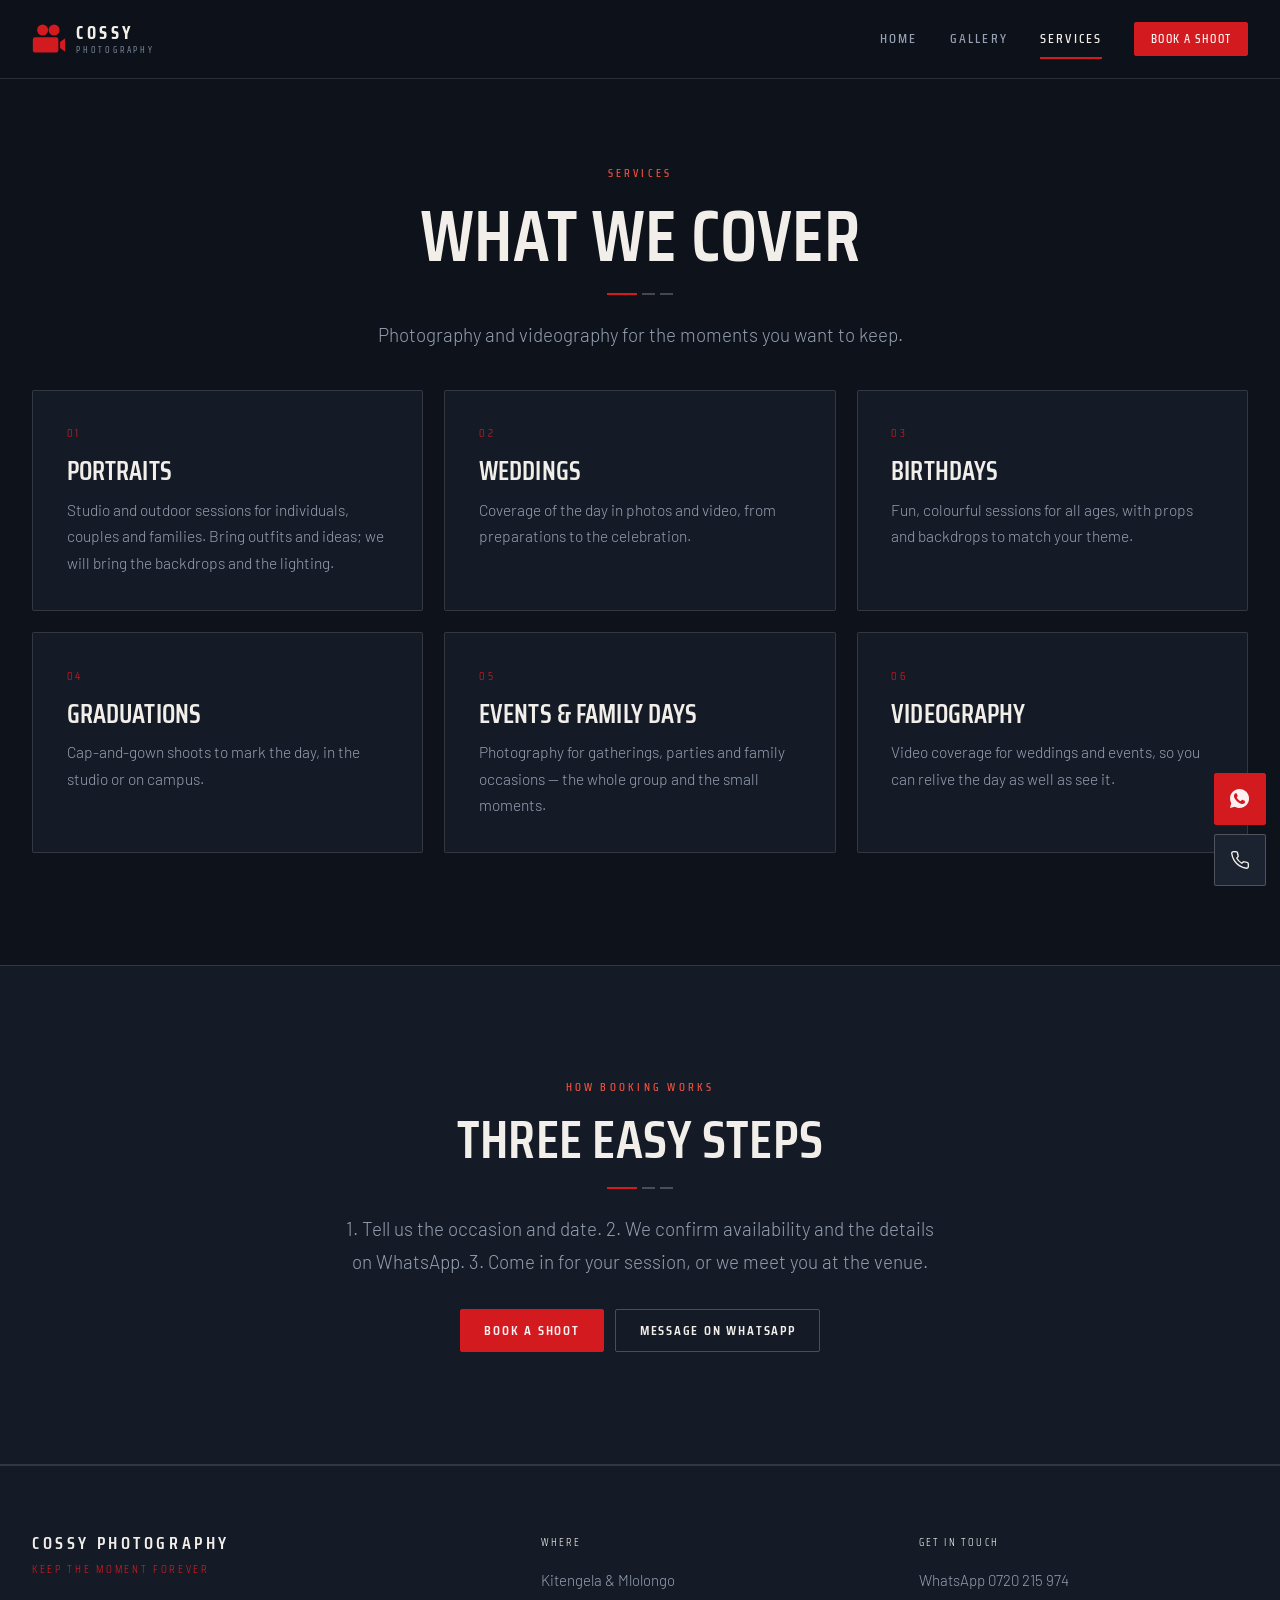
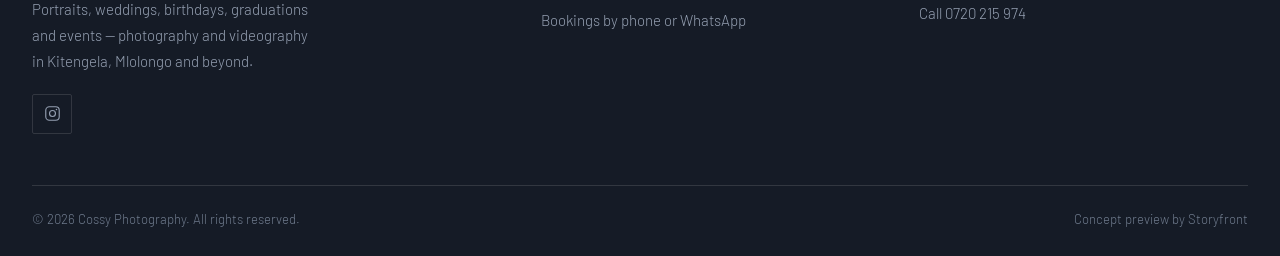
<file: services.html>
<!DOCTYPE html>
<html lang="en">
<head>
<meta charset="utf-8">
<meta name="viewport" content="width=device-width,initial-scale=1">
<title>Services | Cossy Photography</title>
<meta name="description" content="Portraits, weddings, birthdays, graduations, events and videography in Kitengela and Mlolongo.">
<link rel="canonical" href="https://storyfront-studio.github.io/cossy-photography/services.html">
<meta name="theme-color" content="#0E121A">
<meta property="og:type" content="website">
<meta property="og:site_name" content="Cossy Photography">
<meta property="og:title" content="Services | Cossy Photography">
<meta property="og:description" content="Portraits, weddings, birthdays, graduations, events and videography in Kitengela and Mlolongo.">
<meta property="og:url" content="https://storyfront-studio.github.io/cossy-photography/services.html">
<meta property="og:image" content="https://storyfront-studio.github.io/cossy-photography/og-image.jpg">
<meta property="og:locale" content="en_KE">
<meta name="twitter:card" content="summary_large_image">
<link rel="icon" href="images/favicon-32.png" sizes="32x32">
<link rel="apple-touch-icon" href="images/favicon-180.png">
<link rel="preconnect" href="https://fonts.googleapis.com">
<link rel="preconnect" href="https://fonts.gstatic.com" crossorigin>
<link href="https://fonts.googleapis.com/css2?family=Saira+Condensed:wght@500;600;700&family=Barlow:wght@300;400;500&display=swap" rel="stylesheet">
<link rel="stylesheet" href="styles.css">
<link rel="stylesheet" href="cossy.css">
</head>
<body>
<div id="splash"><div class="splash-lock" role="img" aria-label="Cossy Photography"><svg viewBox="0 0 40 34" aria-hidden="true"><g fill="#D31A1F"><circle cx="12.5" cy="6.5" r="6.5"/><circle cx="26" cy="6.5" r="6.5"/><path d="M1 17.5A2.5 2.5 0 0 1 3.5 15h25a2.5 2.5 0 0 1 2.5 2.5v13A2.5 2.5 0 0 1 28.5 33h-25A2.5 2.5 0 0 1 1 30.5z"/><path d="m33 20.5 6-4.5v16l-6-4.5z"/></g></svg><span class="brand-txt"><span class="brand-main">Cossy</span><span class="brand-sub">Photography</span></span></div></div>
<header class="hdr">
<div class="wrap hdr-in">
<a class="brand" href="index.html" aria-label="Cossy Photography, home">
<svg viewBox="0 0 40 34" aria-hidden="true"><g fill="#D31A1F"><circle cx="12.5" cy="6.5" r="6.5"/><circle cx="26" cy="6.5" r="6.5"/><path d="M1 17.5A2.5 2.5 0 0 1 3.5 15h25a2.5 2.5 0 0 1 2.5 2.5v13A2.5 2.5 0 0 1 28.5 33h-25A2.5 2.5 0 0 1 1 30.5z"/><path d="m33 20.5 6-4.5v16l-6-4.5z"/></g></svg>
<span class="brand-txt"><span class="brand-main">Cossy</span><span class="brand-sub">Photography</span></span>
</a>
<button class="burger" aria-label="Menu" aria-expanded="false" aria-controls="nav"><span></span><span></span><span></span></button>
<nav class="nav" id="nav"><a href="index.html">Home</a><a href="gallery.html">Gallery</a><a href="services.html" aria-current="page">Services</a><a class="btn sm" href="contact.html">Book a shoot</a></nav>
</div>
</header>
<main>
<section class="phead">
<div class="wrap center" style="max-width:60ch;margin-inline:auto">
<p class="eyebrow rv">Services</p>
<h1 class="rv">What we cover</h1>
<div class="ticks c rv"><i></i><i></i><i></i></div>
<p class="lede rv d1">Photography and videography for the moments you want to keep.</p>
</div>
</section>
<section class="section" style="padding-top:0">
<div class="wrap">
<div class="grid g3"><div class="card rv"><span class="num">01</span><h3>Portraits</h3><p>Studio and outdoor sessions for individuals, couples and families. Bring outfits and ideas; we will bring the backdrops and the lighting.</p></div><div class="card rv d1"><span class="num">02</span><h3>Weddings</h3><p>Coverage of the day in photos and video, from preparations to the celebration.</p></div><div class="card rv d2"><span class="num">03</span><h3>Birthdays</h3><p>Fun, colourful sessions for all ages, with props and backdrops to match your theme.</p></div><div class="card rv"><span class="num">04</span><h3>Graduations</h3><p>Cap-and-gown shoots to mark the day, in the studio or on campus.</p></div><div class="card rv d1"><span class="num">05</span><h3>Events &amp; family days</h3><p>Photography for gatherings, parties and family occasions &mdash; the whole group and the small moments.</p></div><div class="card rv d2"><span class="num">06</span><h3>Videography</h3><p>Video coverage for weddings and events, so you can relive the day as well as see it.</p></div></div>
</div>
</section>
<section class="section" style="background:var(--ink-2);border-block:1px solid var(--line)">
<div class="wrap center" style="max-width:60ch;margin-inline:auto">
<p class="eyebrow rv">How booking works</p>
<h2 class="rv">Three easy steps</h2>
<div class="ticks c rv"><i></i><i></i><i></i></div>
<p class="lede rv d1">1. Tell us the occasion and date. 2. We confirm availability and the details on WhatsApp. 3. Come in for your session, or we meet you at the venue.</p>
<div class="btn-row rv d2" style="margin-top:1.9rem">
<a class="btn" href="contact.html">Book a shoot</a>
<a class="btn ghost" href="https://wa.me/254720215974?text=Hello%20Cossy%20Photography%2C%20I%27d%20like%20to%20ask%20about%20a%20photoshoot." target="_blank" rel="noopener">Message on WhatsApp</a>
</div>
</div>
</section>
</main>
<div class="lb" id="lb" role="dialog" aria-modal="true" aria-label="Photo viewer">
<span class="lb-count"></span>
<button class="lb-btn lb-close" aria-label="Close (Esc)">&#10005;</button>
<button class="lb-btn lb-nav prev" aria-label="Previous photo"><svg viewBox="0 0 24 24" aria-hidden="true"><path d="m15 5-7 7 7 7"/></svg></button>
<button class="lb-btn lb-nav next" aria-label="Next photo"><svg viewBox="0 0 24 24" aria-hidden="true"><path d="m9 5 7 7-7 7"/></svg></button>
<div class="lb-stage"><img alt=""></div>
<p class="lb-cap"><b></b><span></span></p>
</div>
<div class="vlb" id="vlb" role="dialog" aria-modal="true" aria-label="Film player">
<button class="lb-btn" aria-label="Close (Esc)">&#10005;</button>
<video controls playsinline></video>
</div>
<footer class="ftr">
<div class="wrap">
<div class="ftr-grid">
<div>
<h4>Cossy Photography</h4>
<p class="tagline">Keep the moment forever</p>
<p style="margin-top:1.1rem;max-width:36ch">Portraits, weddings, birthdays, graduations and events &mdash; photography and videography in Kitengela, Mlolongo and beyond.</p>
<div class="socials">
<a href="https://www.instagram.com/cossyphotography/" target="_blank" rel="noopener" aria-label="Instagram"><svg viewBox="0 0 24 24" fill="none" stroke="currentColor" stroke-width="1.6" aria-hidden="true"><rect x="2.5" y="2.5" width="19" height="19" rx="5"/><circle cx="12" cy="12" r="4.2"/><circle cx="17.6" cy="6.4" r="1.1" fill="currentColor" stroke="none"/></svg></a>
</div>
</div>
<div>
<p class="lbl">Where</p>
<ul>
<li><a href="https://www.google.com/maps/search/?api=1&query=Cossy+Photography+Kitengela" target="_blank" rel="noopener">Kitengela &amp; Mlolongo</a></li>
<li style="margin-top:.9rem">Bookings by phone or WhatsApp</li>
</ul>
</div>
<div>
<p class="lbl">Get in touch</p>
<ul>
<li><a href="https://wa.me/254720215974?text=Hello%20Cossy%20Photography%2C%20I%27d%20like%20to%20ask%20about%20a%20photoshoot." target="_blank" rel="noopener">WhatsApp 0720 215 974</a></li>
<li><a href="tel:+254720215974">Call 0720 215 974</a></li>
</ul>
</div>
</div>
<div class="ftr-btm">
<span>&copy; <span class="yr"></span> Cossy Photography. All rights reserved.</span>
<span>Concept preview by Storyfront</span>
</div>
</div>
</footer>
<div class="float">
<a class="wa" href="https://wa.me/254720215974?text=Hello%20Cossy%20Photography%2C%20I%27d%20like%20to%20ask%20about%20a%20photoshoot." target="_blank" rel="noopener" aria-label="Message us on WhatsApp"><svg viewBox="0 0 24 24" fill="currentColor" aria-hidden="true"><path d="M12.04 2C6.58 2 2.13 6.45 2.13 11.91c0 1.75.46 3.45 1.32 4.95L2 22l5.25-1.38a9.9 9.9 0 0 0 4.79 1.22h.01c5.46 0 9.91-4.45 9.91-9.91C21.96 6.45 17.5 2 12.04 2zm5.8 14.16c-.24.68-1.2 1.26-1.97 1.42-.53.11-1.21.2-3.51-.75-2.95-1.22-4.84-4.2-4.99-4.39-.14-.19-1.19-1.58-1.19-3.02s.75-2.14 1.02-2.44c.27-.29.58-.37.78-.37h.56c.18 0 .42-.7.65.5.24.57.81 1.98.88 2.12.07.14.12.31.02.5-.09.19-.14.31-.28.48l-.42.49c-.14.14-.28.29-.12.57.16.28.72 1.18 1.54 1.91 1.06.94 1.95 1.24 2.23 1.38.28.14.44.12.6-.07.16-.19.69-.8.87-1.08.19-.28.37-.23.63-.14.26.09 1.65.78 1.93.92.28.14.47.21.54.33.07.12.07.68-.17 1.36z"/></svg></a>
<a class="call" href="tel:+254720215974" aria-label="Call Cossy Photography"><svg viewBox="0 0 24 24" fill="none" stroke="currentColor" stroke-width="1.7" stroke-linecap="round" stroke-linejoin="round" aria-hidden="true"><path d="M22 16.9v3a2 2 0 0 1-2.2 2 19.8 19.8 0 0 1-8.6-3.1 19.5 19.5 0 0 1-6-6A19.8 19.8 0 0 1 2.1 4.2 2 2 0 0 1 4.1 2h3a2 2 0 0 1 2 1.7c.1 1 .3 1.9.6 2.8a2 2 0 0 1-.5 2.1L8.1 9.9a16 16 0 0 0 6 6l1.3-1.3a2 2 0 0 1 2.1-.4c.9.3 1.8.5 2.8.6a2 2 0 0 1 1.7 2z"/></svg></a>
</div>
<script src="app.js"></script>
</body>
</html>
</file>
<file: styles.css>
/* ==========================================================================
   CLASSIC PICTURES STUDIOS
   Palette sampled straight out of their logo file: the red is #D31A1F, and the
   background of that logo is a blue-black, not a neutral black — which is why
   everything dark here leans navy. Motif is the camera gate: thin red framing
   brackets, sharp 2px corners, nothing rounded or soft.
   ========================================================================== */

:root{
  --ink:#0E121A;
  --ink-2:#151B26;
  --panel:#1B2230;
  --panel-2:#232C3D;
  --line:rgba(242,239,234,.13);
  --line-2:rgba(242,239,234,.24);
  --red:#D31A1F;
  --red-deep:#8B0F13;
  --ember:#EF503E;
  --paper:#F2EFEA;
  --muted:#95A0B2;
  --muted-2:#6E7A8C;
  --ease:cubic-bezier(.22,.61,.36,1);
  --ease-out:cubic-bezier(.16,1,.3,1);
  --wrap:1240px;
}

*,*::before,*::after{box-sizing:border-box}
html{-webkit-text-size-adjust:100%;scroll-behavior:smooth}
@media(prefers-reduced-motion:reduce){html{scroll-behavior:auto}}

body{
  margin:0;background:var(--ink);color:var(--paper);
  font-family:Barlow,system-ui,-apple-system,"Segoe UI",sans-serif;
  font-weight:300;font-size:clamp(1rem,.96rem + .2vw,1.06rem);line-height:1.72;
  -webkit-font-smoothing:antialiased;overflow-x:hidden;
}
img,video{max-width:100%;height:auto;display:block}
a{color:inherit}
button{font:inherit;cursor:pointer;border:0;background:none;color:inherit}

h1,h2,h3,h4,.dsp{
  font-family:"Saira Condensed",Barlow,system-ui,sans-serif;
  font-weight:600;line-height:1.02;letter-spacing:.005em;
  text-transform:uppercase;margin:0;
}
h1{font-size:clamp(2.9rem,9vw,5.6rem)}
h2{font-size:clamp(2rem,5vw,3.4rem)}
h3{font-size:clamp(1.3rem,2.4vw,1.65rem)}
p{margin:0 0 1.05rem}
p:last-child{margin-bottom:0}

.wrap{width:min(100% - 2.2rem,var(--wrap));margin-inline:auto}
@media(min-width:900px){.wrap{width:min(100% - 4rem,var(--wrap))}}
.section{padding-block:clamp(3.6rem,9vw,7rem)}
.center{text-align:center}
.lede{color:var(--muted);font-size:clamp(1.02rem,1vw + .8rem,1.18rem);max-width:62ch}
.center .lede{margin-inline:auto}

.eyebrow{
  font-family:"Saira Condensed",sans-serif;font-weight:500;text-transform:uppercase;
  letter-spacing:.28em;font-size:.72rem;color:var(--ember);margin:0 0 .85rem;
}

/* Divider: a run of sprocket ticks rather than a plain rule. */
.ticks{display:flex;gap:5px;align-items:center;margin:1.25rem 0 1.5rem}
.center .ticks{justify-content:center}
.ticks i{display:block;width:13px;height:2px;background:var(--line-2)}
.ticks i:first-child{width:30px;background:var(--red)}

/* ---------- Buttons ---------- */
.btn{
  display:inline-flex;align-items:center;justify-content:center;gap:.55rem;
  font-family:"Saira Condensed",sans-serif;font-weight:600;text-transform:uppercase;
  letter-spacing:.13em;font-size:.86rem;line-height:1;
  padding:1.02em 1.7em;border-radius:2px;text-decoration:none;
  background:var(--red);color:#FFF1F1;border:1px solid var(--red);
  position:relative;overflow:hidden;transition:background .3s var(--ease),border-color .3s var(--ease),color .3s var(--ease);
}
.btn:hover,.btn:focus-visible{background:var(--ember);border-color:var(--ember);color:#2A0703}
.btn.ghost{background:transparent;color:var(--paper);border-color:var(--line-2)}
.btn.ghost:hover,.btn.ghost:focus-visible{background:var(--paper);border-color:var(--paper);color:var(--ink)}
.btn.sm{padding:.82em 1.25em;font-size:.78rem;letter-spacing:.11em}
.btn svg{width:16px;height:16px;flex:none}
.btn-row{display:flex;flex-wrap:wrap;gap:.7rem}
.center .btn-row{justify-content:center}

:focus-visible{outline:2px solid var(--ember);outline-offset:3px}

/* ---------- Splash ---------- */
#splash{
  position:fixed;inset:0;z-index:300;background:var(--ink);
  display:grid;place-items:center;transition:opacity .55s var(--ease),visibility .55s;
}
#splash .splash-lock{
  display:flex;flex-direction:column;align-items:center;gap:1.05rem;
  opacity:0;animation:splashIn .8s var(--ease-out) forwards;
}
#splash .splash-lock svg{width:min(27vw,106px);height:auto;flex:none}
#splash .brand-txt{align-items:center}
/* text-indent cancels the trailing space letter-spacing adds, so the centring is true */
#splash .brand-main{font-size:clamp(2rem,9.6vw,2.5rem);letter-spacing:.24em;text-indent:.24em}
#splash .brand-sub{font-size:clamp(.8rem,3.7vw,1rem);letter-spacing:.34em;text-indent:.34em;margin-top:.5rem}
#splash.gone{opacity:0;visibility:hidden}
@keyframes splashIn{from{opacity:0;transform:scale(.94)}to{opacity:1;transform:none}}

/* ---------- Header ---------- */
.hdr{
  position:fixed;inset:0 0 auto;z-index:120;background:rgba(14,18,26,.94);
  border-bottom:1px solid var(--line);
  transition:transform .38s var(--ease);
}
.hdr.up{transform:translateY(-101%)}
.hdr-in{display:flex;align-items:center;justify-content:space-between;gap:1rem;min-height:66px}
@media(min-width:900px){.hdr-in{min-height:78px}}

.brand{display:flex;align-items:center;gap:.62rem;text-decoration:none}
.brand svg{width:34px;height:34px;flex:none}
.brand-txt{display:flex;flex-direction:column;line-height:1}
.brand-main{
  font-family:"Saira Condensed",sans-serif;font-weight:700;text-transform:uppercase;
  font-size:1.14rem;letter-spacing:.2em;color:var(--paper);
}
.brand-sub{
  font-family:"Saira Condensed",sans-serif;font-weight:500;text-transform:uppercase;
  font-size:.55rem;letter-spacing:.32em;color:var(--muted-2);margin-top:.24rem;
}

.burger{width:42px;height:42px;display:grid;place-items:center;gap:5px;padding:0}
.burger span{display:block;width:22px;height:2px;background:var(--paper);transition:transform .32s var(--ease),opacity .2s}
.burger.x span:nth-child(1){transform:translateY(7px) rotate(45deg)}
.burger.x span:nth-child(2){opacity:0}
.burger.x span:nth-child(3){transform:translateY(-7px) rotate(-45deg)}
@media(min-width:900px){.burger{display:none}}

.nav a{
  font-family:"Saira Condensed",sans-serif;font-weight:500;text-transform:uppercase;
  letter-spacing:.16em;font-size:.85rem;text-decoration:none;color:var(--muted);
  transition:color .25s;
}
.nav a:hover,.nav a[aria-current="page"]{color:var(--paper)}
.nav a[aria-current="page"]{position:relative}
.nav a[aria-current="page"]::after{
  content:"";position:absolute;left:0;right:0;bottom:-8px;height:2px;background:var(--red)
}
.nav .btn{color:#FFF1F1}
.nav .btn:hover{color:#2A0703}

@media(max-width:899px){
  .nav{
    position:fixed;inset:66px 0 auto;background:var(--ink);border-bottom:1px solid var(--line);
    display:flex;flex-direction:column;padding:1.4rem 1.1rem 2rem;gap:.2rem;
    transform:translateY(-8px);opacity:0;visibility:hidden;
    transition:opacity .3s var(--ease),transform .3s var(--ease),visibility .3s;
    max-height:calc(100dvh - 66px);overflow:auto;
  }
  .nav.open{transform:none;opacity:1;visibility:visible}
  .nav a{padding:.85rem .3rem;font-size:1.5rem;letter-spacing:.1em;color:var(--paper);
    border-bottom:1px solid var(--line);opacity:0;transform:translateY(10px)}
  .nav.open a{animation:navIn .42s var(--ease-out) forwards}
  .nav.open a:nth-child(1){animation-delay:.04s}
  .nav.open a:nth-child(2){animation-delay:.08s}
  .nav.open a:nth-child(3){animation-delay:.12s}
  .nav.open a:nth-child(4){animation-delay:.16s}
  .nav.open a:nth-child(5){animation-delay:.2s}
  .nav.open a:nth-child(6){animation-delay:.24s}
  .nav a[aria-current="page"]::after{display:none}
  .nav a[aria-current="page"]{color:var(--ember)}
  .nav .btn{margin-top:1.1rem;border-bottom:0;font-size:.95rem;padding:1.05em 1.7em;justify-content:center}
}
@media(min-width:900px){.nav{display:flex;align-items:center;gap:2rem}}

/* ---------- Hero ---------- */
.hero{position:relative;min-height:100svh;display:flex;align-items:flex-end;overflow:hidden}
.hero-media{position:absolute;inset:0}
.hero-media img{width:100%;height:100%;object-fit:cover;object-position:50% 32%}
.hero-media::after{
  content:"";position:absolute;inset:0;
  background:linear-gradient(180deg,rgba(14,18,26,.62) 0%,rgba(14,18,26,.12) 22%,rgba(14,18,26,.5) 47%,rgba(14,18,26,.86) 72%,rgba(14,18,26,.98) 92%,var(--ink) 100%);
}
.hero-in{position:relative;z-index:2;padding-block:clamp(3rem,9vw,6rem)}
.hero h1{max-width:16ch}
.hero .eyebrow,.hero h1,.hero .lede{text-shadow:0 1px 20px rgba(9,12,17,.6)}
.hero .lede{margin-top:1.3rem}
.hero .btn-row{margin-top:1.9rem}

/* Shutter wipe: each line uncovers rather than fading in. */
.wipe{display:block;overflow:hidden}
.wipe > span{display:block;transform:translateY(105%);animation:wipeUp .95s var(--ease-out) forwards}
.wipe.d1 > span{animation-delay:.1s}
.wipe.d2 > span{animation-delay:.2s}
@keyframes wipeUp{to{transform:none}}
.fadeup{opacity:0;animation:fadeUp .9s var(--ease-out) .42s forwards}
.fadeup.d1{animation-delay:.56s}
@keyframes navIn{to{opacity:1;transform:none}}
@keyframes fadeUp{from{opacity:0;transform:translateY(16px)}to{opacity:1;transform:none}}

.hero-media img{animation:settle 2.4s var(--ease-out) forwards}
@keyframes settle{from{transform:scale(1.09)}to{transform:none}}

.scrollcue{
  position:absolute;left:50%;bottom:1.5rem;transform:translateX(-50%);z-index:2;
  display:flex;flex-direction:column;align-items:center;gap:.5rem;
  font-family:"Saira Condensed",sans-serif;font-size:.6rem;letter-spacing:.3em;
  text-transform:uppercase;color:var(--muted-2);
}
.scrollcue i{display:block;width:1px;height:34px;background:linear-gradient(var(--red),transparent);animation:cue 2.1s var(--ease) infinite}
@keyframes cue{0%{transform:scaleY(0);transform-origin:top}45%{transform:scaleY(1);transform-origin:top}46%{transform-origin:bottom}100%{transform:scaleY(0);transform-origin:bottom}}
@media(max-width:600px){.scrollcue{display:none}}

/* Page header for interior pages */
.phead{padding:calc(66px + clamp(2.8rem,7vw,4.6rem)) 0 clamp(1.6rem,4vw,2.4rem)}
@media(min-width:900px){.phead{padding-top:calc(78px + clamp(3.4rem,7vw,5.4rem))}}
.phead h1{font-size:clamp(2.5rem,7vw,4.6rem)}

/* ---------- Reach strip (their real social proof) ---------- */
.reach{border-block:1px solid var(--line);background:var(--ink-2)}
.reach-grid{display:grid;grid-template-columns:repeat(2,1fr);gap:0}
@media(min-width:760px){.reach-grid{grid-template-columns:repeat(4,1fr)}}
.reach-cell{padding:clamp(1.5rem,4vw,2.4rem) 1rem;text-align:center;border-right:1px solid var(--line);border-bottom:1px solid var(--line)}
@media(min-width:760px){.reach-cell{border-bottom:0}.reach-cell:last-child{border-right:0}}
@media(max-width:759px){.reach-cell:nth-child(2n){border-right:0}.reach-cell:nth-last-child(-n+2){border-bottom:0}}
.reach-n{font-family:"Saira Condensed",sans-serif;font-weight:700;font-size:clamp(2rem,6vw,2.9rem);line-height:1;color:var(--paper)}
.reach-n span{color:var(--red)}
.reach-l{font-family:"Saira Condensed",sans-serif;text-transform:uppercase;letter-spacing:.2em;font-size:.66rem;color:var(--muted-2);margin-top:.6rem}

/* ---------- Framed image (the camera-gate motif) ---------- */
.gate{position:relative}
.gate img{width:100%;height:100%;object-fit:cover}
.gate::before,.gate::after{
  content:"";position:absolute;width:26px;height:26px;border:2px solid var(--red);pointer-events:none;
  opacity:0;transition:opacity .6s var(--ease) .25s,transform .6s var(--ease-out) .25s;
}
.gate::before{top:-2px;left:-2px;border-right:0;border-bottom:0;transform:translate(8px,8px)}
.gate::after{bottom:-2px;right:-2px;border-left:0;border-top:0;transform:translate(-8px,-8px)}
.gate.in::before,.gate.in::after{opacity:1;transform:none}

/* ---------- Service cards ---------- */
.grid{display:grid;gap:clamp(.8rem,1.8vw,1.3rem)}
.g2{grid-template-columns:1fr}
@media(min-width:760px){.g2{grid-template-columns:1fr 1fr}}
.g3{grid-template-columns:1fr}
@media(min-width:640px){.g3{grid-template-columns:1fr 1fr}}
@media(min-width:1000px){.g3{grid-template-columns:repeat(3,1fr)}}

.card{
  background:var(--ink-2);border:1px solid var(--line);border-radius:2px;
  padding:clamp(1.5rem,3vw,2.1rem);position:relative;overflow:hidden;
  transition:border-color .4s var(--ease),background .4s var(--ease),transform .4s var(--ease);
}
.card::before{content:"";position:absolute;top:0;left:0;width:0;height:2px;background:var(--red);transition:width .5s var(--ease)}
.card:hover{border-color:var(--line-2);background:var(--panel);transform:translateY(-3px)}
.card:hover::before{width:100%}
.card .num{font-family:"Saira Condensed",sans-serif;font-size:.72rem;letter-spacing:.24em;color:var(--red);display:block;margin-bottom:.9rem}
.card h3{margin-bottom:.7rem}
.card p{color:var(--muted);font-size:.97rem;margin:0}
.card ul{margin:.9rem 0 0;padding:0;list-style:none;color:var(--muted);font-size:.93rem}
.card ul li{padding-left:1.05rem;position:relative;margin-bottom:.34rem}
.card ul li::before{content:"";position:absolute;left:0;top:.62em;width:6px;height:2px;background:var(--red)}

/* ---------- Photo grid + lightbox ---------- */
.tiles{display:grid;grid-template-columns:1fr 1fr;gap:.4rem}
@media(min-width:640px){.tiles{grid-template-columns:repeat(3,1fr);gap:.6rem}}
@media(min-width:1000px){.tiles{grid-template-columns:repeat(4,1fr);gap:.7rem}}
.tile{
  position:relative;overflow:hidden;background:var(--panel);border:0;padding:0;
  aspect-ratio:4/5;display:block;cursor:zoom-in;border-radius:2px;
  clip-path:inset(0 0 100% 0);transition:clip-path .75s var(--ease-out)
}
.tile.in{clip-path:inset(0 0 0 0)}
.tile img{width:100%;height:100%;object-fit:cover;transition:transform .8s var(--ease-out),opacity .5s}
.tile:hover img,.tile:focus-visible img{transform:scale(1.055)}
.tile figcaption{
  position:absolute;inset:auto 0 0;padding:2.2rem .7rem .62rem;
  background:linear-gradient(transparent,rgba(11,14,20,.9));
  font-family:"Saira Condensed",sans-serif;text-transform:uppercase;letter-spacing:.12em;
  font-size:.68rem;color:var(--paper);text-align:left;
  opacity:0;transform:translateY(6px);transition:opacity .4s var(--ease),transform .4s var(--ease);
}
.tile:hover figcaption,.tile:focus-visible figcaption{opacity:1;transform:none}
@media(hover:none){.tile figcaption{opacity:1;transform:none}}

.lb{position:fixed;inset:0;z-index:200;background:#080B10;display:none;opacity:0;transition:opacity .34s var(--ease)}
.lb.open{display:block}
.lb.show{opacity:1}
.lb-stage{position:absolute;inset:3.6rem .6rem 5.4rem;display:grid;place-items:center}
@media(min-width:900px){.lb-stage{inset:4.4rem 5.5rem 5.4rem}}
.lb-stage img{max-width:100%;max-height:100%;object-fit:contain;opacity:0;transform:scale(.985);transition:opacity .4s var(--ease),transform .5s var(--ease-out)}
.lb-stage img.ready{opacity:1;transform:none}
.lb-cap{position:absolute;inset:auto 1rem 1.5rem;text-align:center;color:var(--muted)}
.lb-cap b{display:block;font-family:"Saira Condensed",sans-serif;font-weight:600;text-transform:uppercase;letter-spacing:.16em;font-size:.95rem;color:var(--paper);margin-bottom:.3rem}
.lb-cap span{font-size:.9rem}
.lb-count{position:absolute;top:1.25rem;left:1.25rem;font-family:"Saira Condensed",sans-serif;letter-spacing:.2em;font-size:.75rem;color:var(--muted-2)}
.lb-btn{
  position:absolute;width:46px;height:46px;display:grid;place-items:center;border-radius:2px;
  background:rgba(27,34,48,.85);border:1px solid var(--line);color:var(--paper);
  transition:background .28s,border-color .28s,color .28s;z-index:2;
}
.lb-btn:hover{background:var(--red);border-color:var(--red);color:#FFF1F1}
.lb-close{top:1rem;right:1rem;font-size:1.15rem;line-height:1}
.lb-nav{top:50%;transform:translateY(-50%)}
.lb-nav.prev{left:.7rem}
.lb-nav.next{right:.7rem}
.lb-nav svg{width:18px;height:18px;fill:none;stroke:currentColor;stroke-width:1.8;stroke-linecap:round;stroke-linejoin:round}

/* ---------- Films ---------- */
.films{display:grid;grid-template-columns:1fr 1fr;gap:.55rem}
@media(min-width:700px){.films{grid-template-columns:repeat(3,1fr);gap:.85rem}}
@media(min-width:1080px){.films{grid-template-columns:repeat(4,1fr);gap:1rem}}
.film{margin:0}
.film-frame{position:relative;overflow:hidden;background:var(--panel);border-radius:2px;aspect-ratio:9/16}
.film-frame video{width:100%;height:100%;object-fit:cover;cursor:zoom-in}
.film-badge{
  position:absolute;top:.5rem;left:.5rem;z-index:3;
  background:var(--red);color:#FFF1F1;
  font-family:"Saira Condensed",sans-serif;font-weight:600;text-transform:uppercase;
  font-size:.62rem;letter-spacing:.13em;padding:.3rem .5rem;border-radius:2px;
}
.film-ctl{position:absolute;bottom:.5rem;right:.5rem;z-index:3;display:flex;gap:.35rem}
.icon-btn{
  width:34px;height:34px;border-radius:2px;border:1px solid rgba(242,239,234,.26);
  background:rgba(14,18,26,.72);color:var(--paper);display:grid;place-items:center;padding:0;
  transition:background .26s,border-color .26s,color .26s;
}
.icon-btn:hover,.icon-btn[aria-pressed="true"]{background:var(--red);border-color:var(--red);color:#FFF1F1}
.icon-btn svg{width:15px;height:15px;fill:none;stroke:currentColor;stroke-width:1.8;stroke-linecap:round;stroke-linejoin:round}
.film figcaption{
  margin-top:.6rem;color:var(--muted);font-size:.85rem;line-height:1.45;
}
@media(min-width:700px){.film figcaption{font-size:.92rem}}

.vlb{position:fixed;inset:0;z-index:210;background:#080B10;display:none;place-items:center;padding:1rem}
.vlb.open{display:grid}
.vlb video{max-height:88svh;max-width:100%;border-radius:2px}
.vlb .lb-btn{top:1rem;right:1rem;font-size:1.15rem;line-height:1}

/* ---------- Split feature block ---------- */
.split{display:grid;gap:clamp(1.6rem,4vw,3.4rem);align-items:center}
@media(min-width:900px){.split{grid-template-columns:1.05fr 1fr}.split.flip>*:first-child{order:2}}
.split .gate{aspect-ratio:4/5}
@media(min-width:900px){.split .gate{aspect-ratio:5/6}}

/* ---------- Quotes ---------- */
.quote{background:var(--ink-2);border:1px solid var(--line);border-left:2px solid var(--red);border-radius:0;padding:clamp(1.5rem,3vw,2rem)}
.quote p{font-size:1.1rem;color:var(--paper);font-weight:300;font-style:italic;margin-bottom:1rem}
.quote cite{font-family:"Saira Condensed",sans-serif;font-style:normal;text-transform:uppercase;letter-spacing:.18em;font-size:.72rem;color:var(--muted-2)}

/* ---------- Booking flow (the Premium feature) ---------- */
.bk{scroll-margin-top:86px;background:var(--ink-2);border:1px solid var(--line);border-radius:2px;overflow:hidden}
.bk-head{padding:clamp(1.4rem,3vw,2.1rem) clamp(1.2rem,3vw,2.3rem) 0}
.bk-rail{display:flex;gap:.35rem;margin-top:1.2rem}
.bk-rail div{flex:1;height:2px;background:var(--line);overflow:hidden}
.bk-rail div i{display:block;height:100%;width:0;background:var(--red);transition:width .55s var(--ease)}
.bk-rail div.done i,.bk-rail div.now i{width:100%}
.bk-count{font-family:"Saira Condensed",sans-serif;text-transform:uppercase;letter-spacing:.24em;font-size:.68rem;color:var(--muted-2);margin-top:.85rem}
.bk-body{padding:clamp(1.3rem,3vw,2.3rem)}
.bk-pane{display:none}
.bk-pane.on{display:block;animation:paneIn .5s var(--ease-out)}
@keyframes paneIn{from{opacity:0;transform:translateY(12px)}to{opacity:1;transform:none}}
.bk-pane h3{margin-bottom:.4rem}
.bk-pane > p{color:var(--muted);font-size:.95rem;margin-bottom:1.5rem}

.field{margin-bottom:1.15rem}
.field label{display:block;font-family:"Saira Condensed",sans-serif;text-transform:uppercase;letter-spacing:.18em;font-size:.68rem;color:var(--muted-2);margin-bottom:.5rem}
.field input,.field select,.field textarea{
  width:100%;background:var(--ink);border:1px solid var(--line);border-radius:2px;
  color:var(--paper);font:inherit;font-weight:300;padding:.85rem .95rem;
  transition:border-color .28s,background .28s;
}
.field input:focus,.field select:focus,.field textarea:focus{border-color:var(--red);outline:none;background:var(--panel)}
.field textarea{resize:vertical;min-height:96px}
.field select{appearance:none;background-image:linear-gradient(45deg,transparent 50%,var(--muted) 50%),linear-gradient(135deg,var(--muted) 50%,transparent 50%);background-position:calc(100% - 19px) calc(50% + 1px),calc(100% - 14px) calc(50% + 1px);background-size:5px 5px,5px 5px;background-repeat:no-repeat;padding-right:2.4rem}
.field .err{display:block;color:var(--ember);font-size:.82rem;margin-top:.45rem}
.f2{display:grid;gap:0 1rem}
@media(min-width:620px){.f2{grid-template-columns:1fr 1fr}}

.chips{display:flex;flex-wrap:wrap;gap:.5rem}
.chip{
  border:1px solid var(--line);background:var(--ink);border-radius:2px;
  padding:.72rem 1.05rem;font-family:"Saira Condensed",sans-serif;text-transform:uppercase;
  letter-spacing:.12em;font-size:.8rem;color:var(--muted);
  transition:border-color .26s,color .26s,background .26s;
}
.chip:hover{border-color:var(--line-2);color:var(--paper)}
.chip[aria-pressed="true"]{background:var(--red);border-color:var(--red);color:#FFF1F1}

/* The summary pane is styled as a call sheet — a slate for the shoot. */
.slate{border:1px solid var(--line-2);border-radius:2px;background:var(--ink);overflow:hidden}
.slate-top{display:flex;background:repeating-linear-gradient(135deg,var(--ink-2) 0 14px,var(--panel) 14px 28px);height:26px;border-bottom:1px solid var(--line-2)}
.slate dl{margin:0;padding:clamp(1.1rem,2.5vw,1.5rem)}
.slate div{display:flex;justify-content:space-between;gap:1.2rem;padding:.6rem 0;border-bottom:1px dashed var(--line)}
.slate div:last-child{border-bottom:0}
.slate dt{font-family:"Saira Condensed",sans-serif;text-transform:uppercase;letter-spacing:.18em;font-size:.68rem;color:var(--muted-2);flex:none;padding-top:.15rem}
.slate dd{margin:0;text-align:right;color:var(--paper);font-size:.95rem}
.bk-nav{display:flex;gap:.6rem;margin-top:1.6rem;flex-wrap:wrap}
.bk-nav .btn{flex:1 1 auto;min-width:0}

/* ---------- Map ---------- */
.mapwrap{position:relative;border:1px solid var(--line);border-radius:2px;overflow:hidden;aspect-ratio:16/11;background:var(--panel)}
@media(min-width:900px){.mapwrap{aspect-ratio:16/8}}
.mapwrap iframe{width:100%;height:100%;border:0;filter:grayscale(.5) contrast(1.05)}

/* ---------- Info list ---------- */
.info{list-style:none;margin:0;padding:0}
.info li{display:flex;gap:.9rem;padding:1rem 0;border-bottom:1px solid var(--line)}
.info li:last-child{border-bottom:0}
.info svg{width:19px;height:19px;flex:none;margin-top:.28rem;stroke:var(--red);fill:none;stroke-width:1.7;stroke-linecap:round;stroke-linejoin:round}
.info b{display:block;font-family:"Saira Condensed",sans-serif;text-transform:uppercase;letter-spacing:.18em;font-size:.68rem;color:var(--muted-2);margin-bottom:.24rem;font-weight:500}
.info a{color:var(--paper);text-decoration:none;border-bottom:1px solid var(--line-2);transition:border-color .26s,color .26s}
.info a:hover{color:var(--ember);border-color:var(--ember)}

/* ---------- Footer ---------- */
.ftr{background:var(--ink-2);border-top:1px solid var(--line);padding:clamp(2.8rem,6vw,4.2rem) 0 1.6rem;font-size:.94rem}
.ftr-grid{display:grid;gap:clamp(2rem,4vw,3rem)}
@media(min-width:760px){.ftr-grid{grid-template-columns:1.4fr 1fr 1fr}}
.ftr h4{font-size:1.12rem;letter-spacing:.2em}
.ftr .tagline{color:var(--red);font-family:"Saira Condensed",sans-serif;text-transform:uppercase;letter-spacing:.24em;font-size:.7rem;margin:.5rem 0 0}
.ftr p,.ftr li{color:var(--muted)}
.ftr .lbl{font-family:"Saira Condensed",sans-serif;text-transform:uppercase;letter-spacing:.22em;font-size:.68rem;color:var(--paper);margin:0 0 .95rem}
.ftr ul{list-style:none;margin:0;padding:0}
.ftr ul li{margin-bottom:.5rem}
.ftr a{color:var(--muted);text-decoration:none;transition:color .26s}
.ftr a:hover{color:var(--ember)}
.socials{display:flex;gap:.55rem;margin-top:1.2rem}
.socials a{width:40px;height:40px;display:grid;place-items:center;border:1px solid var(--line);border-radius:2px;color:var(--muted);transition:border-color .28s,color .28s,background .28s}
.socials a:hover{border-color:var(--red);background:var(--red);color:#FFF1F1}
.socials svg{width:17px;height:17px}
.ftr-btm{margin-top:clamp(2.2rem,5vw,3.2rem);padding-top:1.4rem;border-top:1px solid var(--line);display:flex;flex-wrap:wrap;gap:.6rem;justify-content:space-between;color:var(--muted-2);font-size:.82rem}

/* ---------- Floating CTAs ---------- */
.float{position:fixed;right:.9rem;bottom:.9rem;z-index:110;display:flex;flex-direction:column;gap:.55rem}
.float a{
  width:52px;height:52px;display:grid;place-items:center;border-radius:2px;
  background:var(--red);color:#FFF1F1;border:1px solid var(--red);
  transition:background .3s var(--ease),transform .3s var(--ease),border-color .3s;
}
.float a.call{background:var(--panel);border-color:var(--line-2);color:var(--paper)}
.float a:hover{background:var(--ember);border-color:var(--ember);color:#2A0703;transform:translateY(-2px)}
.float svg{width:23px;height:23px}
.float a.call svg{width:20px;height:20px}

/* ---------- Scroll reveal ---------- */
.rv{opacity:0;transform:translateY(22px);transition:opacity .85s var(--ease-out),transform .85s var(--ease-out)}
.rv.in{opacity:1;transform:none}
.rv.d1{transition-delay:.09s}
.rv.d2{transition-delay:.18s}
.rv.d3{transition-delay:.27s}

@media(prefers-reduced-motion:reduce){
  *,*::before,*::after{animation-duration:.01ms!important;animation-iteration-count:1!important;transition-duration:.01ms!important}
  .rv{opacity:1;transform:none}
  .wipe > span{transform:none}
  .fadeup{opacity:1}
  .tile{clip-path:none}
  .hero-media img{transform:none}
}
</file>
<file: cossy.css>
/* Cossy Photography overrides */
.hero2{min-height:0;align-items:center;padding:calc(66px + clamp(2rem,6vw,4rem)) 0 clamp(2.4rem,6vw,4rem)}
.hero-grid{display:grid;gap:2.2rem;align-items:center}
.hero2 .hero-in{padding-block:0}
.hero-cards{display:grid;grid-template-columns:repeat(3,1fr);gap:.55rem;max-width:520px}
.hero-cards img{width:100%;aspect-ratio:3/4;object-fit:cover;border:1px solid var(--line);display:block}
.hero-cards img:nth-child(2){transform:translateY(1.2rem)}
@media(min-width:860px){.hero-grid{grid-template-columns:1.05fr .95fr}.hero-cards{justify-self:end}}
@media(min-width:760px){.tiles{grid-template-columns:repeat(3,1fr)}}
</file>
